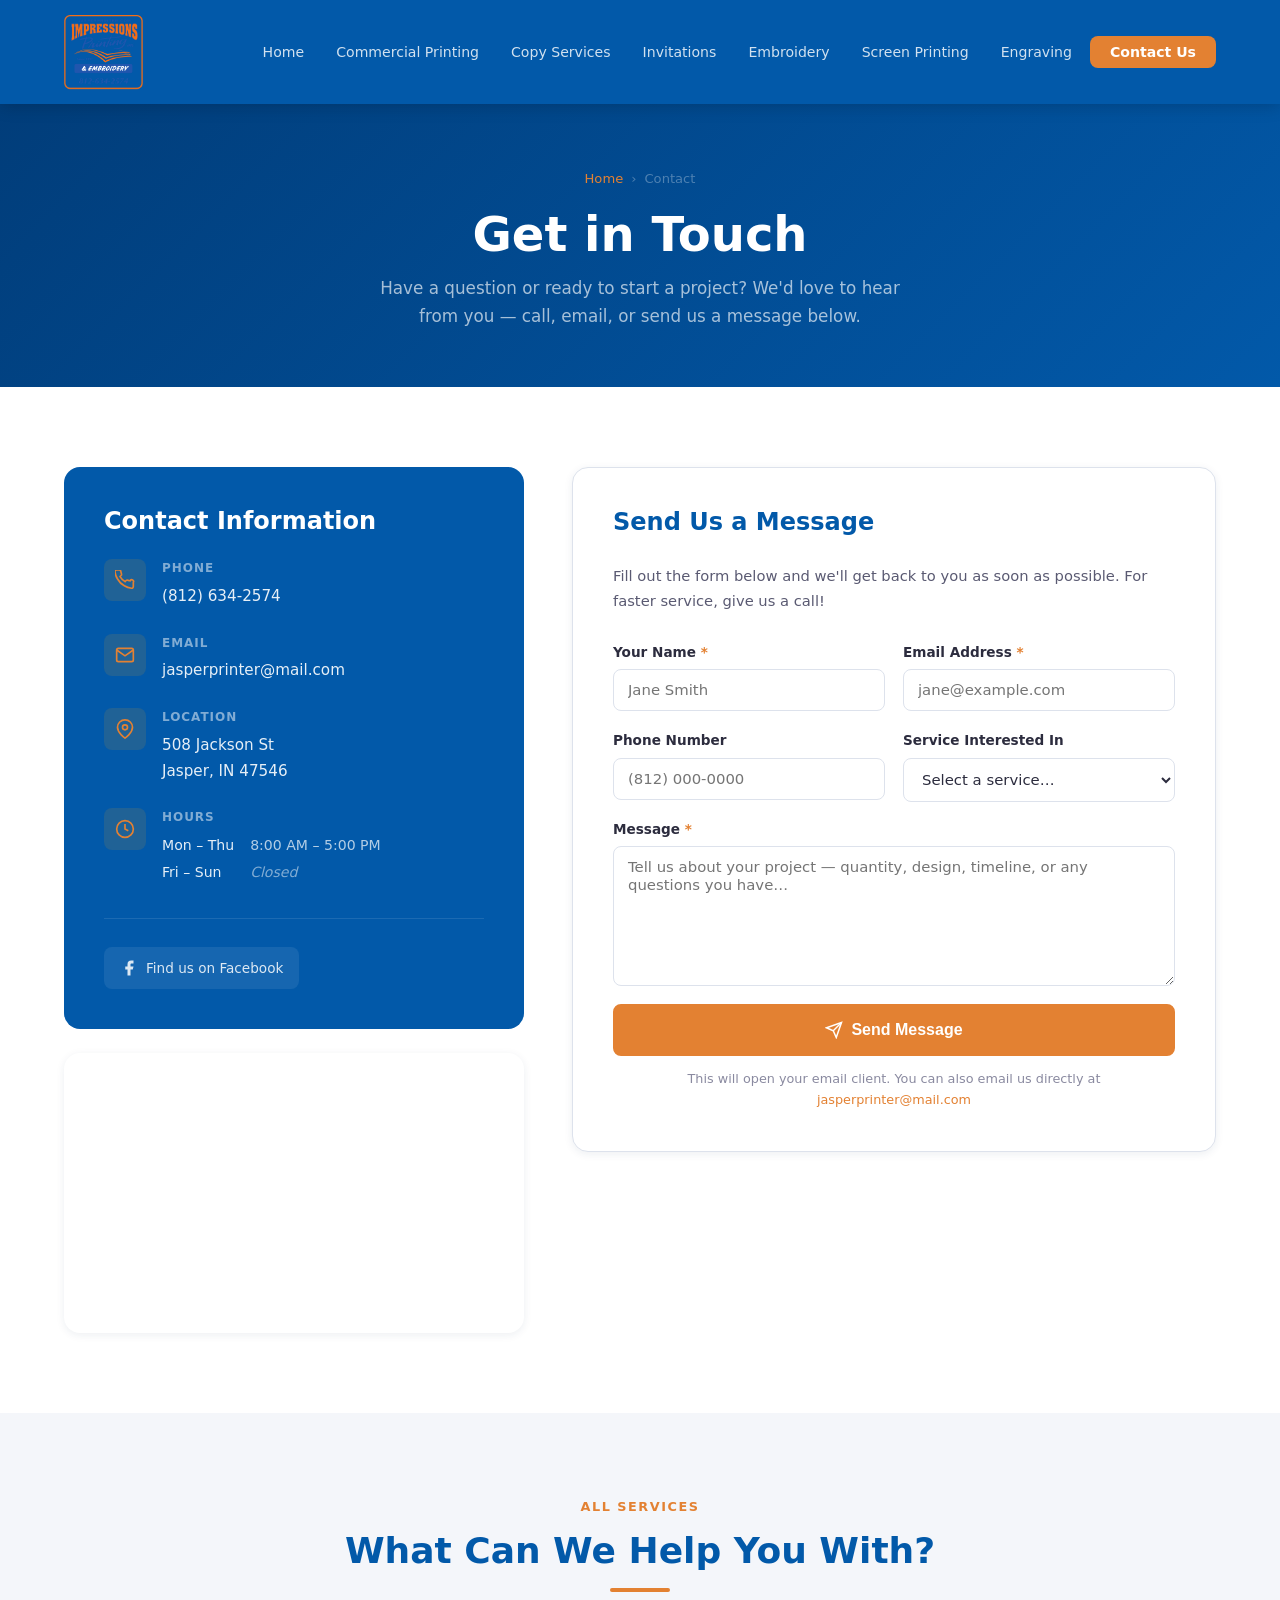
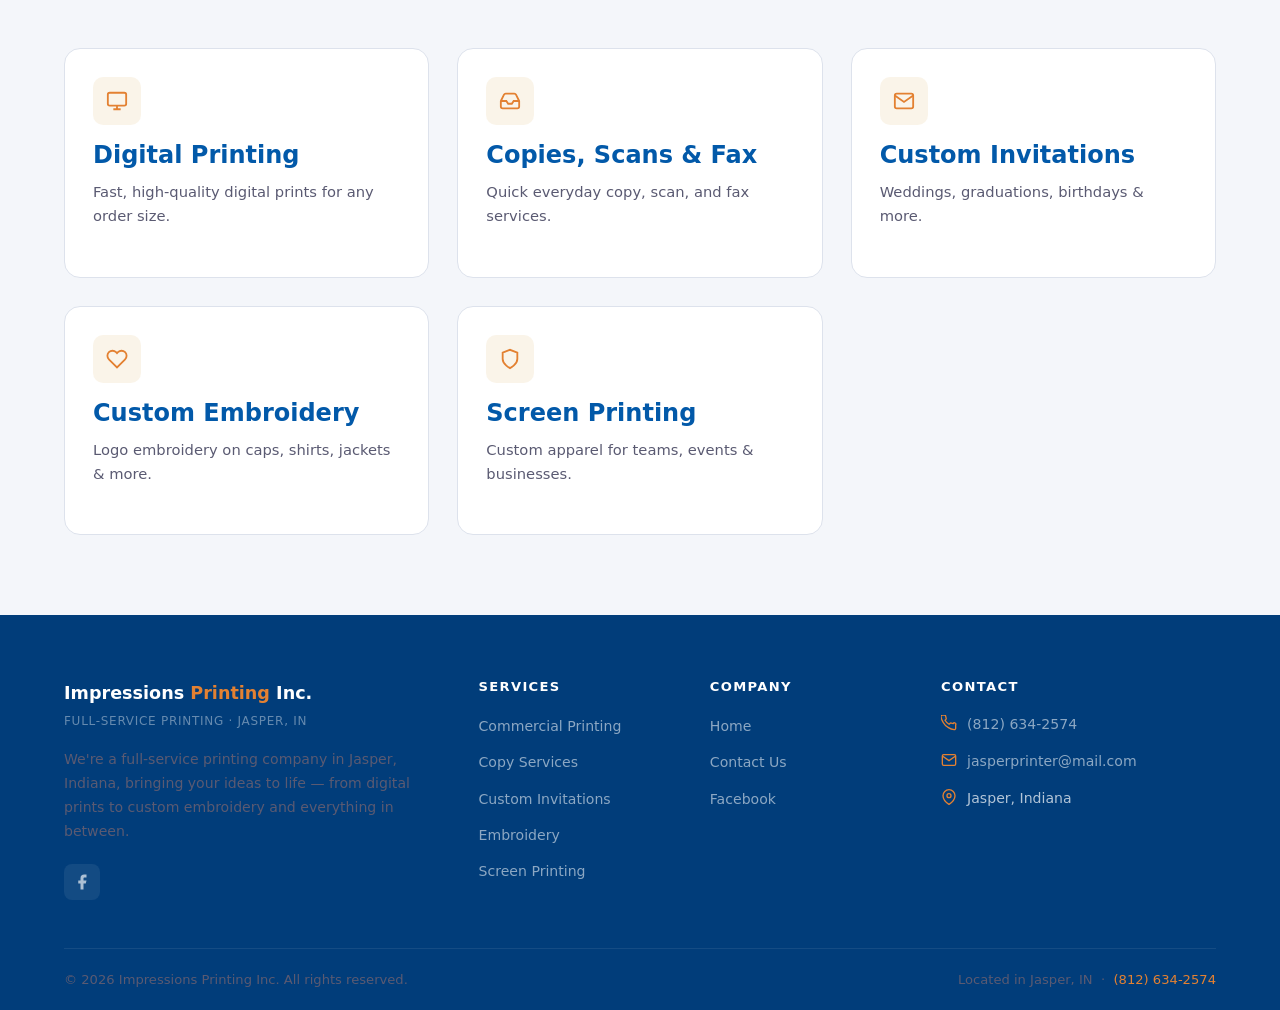
<file: contact.html>
<!DOCTYPE html>
<html lang="en">
<head>
  <meta charset="UTF-8" />
  <meta name="viewport" content="width=device-width, initial-scale=1.0" />
  <title>Contact Us — Impressions Printing Inc.</title>
  <meta name="description" content="Contact Impressions Printing Inc. in Jasper, IN. Call (812) 634-2574, email jasperprinter@mail.com, or send us a message online." />
  <link rel="stylesheet" href="css/style.css" />
  <link rel="stylesheet" href="css/contact.css" />
</head>
<body>

  <!-- ── Navigation ──────────────────────────────────────── -->
  <nav class="nav" role="navigation" aria-label="Main navigation">
    <div class="container nav__inner">
      <a href="index.html" class="nav__brand">
        <img src="images/Impressions%20%26%20embroidery%20logoo%202021.png" alt="Impressions Printing Inc. — Home" class="nav__logo" />
      </a>
      <ul class="nav__links" role="list">
        <li><a href="index.html">Home</a></li>
        <li><a href="digital-printing.html">Commercial Printing</a></li>
        <li><a href="copies-scans-fax.html">Copy Services</a></li>
        <li><a href="invitations.html">Invitations</a></li>
        <li><a href="embroidery.html">Embroidery</a></li>
        <li><a href="screen-printing.html">Screen Printing</a></li>
        <li><a href="engraving.html">Engraving</a></li>
        <li><a href="contact.html" class="nav__cta active">Contact Us</a></li>
      </ul>
      <button class="nav__hamburger" id="hamburger" aria-label="Open menu" aria-expanded="false">
        <span></span><span></span><span></span>
      </button>
    </div>
  </nav>
  <div class="nav__mobile" id="mobileNav">
    <a href="index.html">Home</a>
    <a href="digital-printing.html">Commercial Printing</a>
    <a href="copies-scans-fax.html">Copy Services</a>
    <a href="invitations.html">Invitations</a>
    <a href="embroidery.html">Embroidery</a>
    <a href="screen-printing.html">Screen Printing</a>
    <a href="engraving.html">Engraving</a>
    <a href="contact.html" class="active">Contact Us</a>
  </div>

  <!-- ── Page Hero ───────────────────────────────────────── -->
  <section class="page-hero">
    <div class="container">
      <nav class="breadcrumb" aria-label="Breadcrumb">
        <a href="index.html">Home</a>
        <span>›</span>
        <span>Contact</span>
      </nav>
      <h1>Get in Touch</h1>
      <p class="page-hero__sub">Have a question or ready to start a project? We'd love to hear from you — call, email, or send us a message below.</p>
    </div>
  </section>

  <!-- ── Contact Layout ──────────────────────────────────── -->
  <section class="section">
    <div class="container">
      <div class="contact-layout">

        <!-- Contact Info -->
        <div class="fade-in">
          <div class="contact-info-card">
            <h3>Contact Information</h3>

            <div class="contact-info-item">
              <div class="contact-info-item__icon">
                <svg width="20" height="20" fill="none" stroke="currentColor" stroke-width="2" viewBox="0 0 24 24"><path d="M22 16.92v3a2 2 0 01-2.18 2 19.79 19.79 0 01-8.63-3.07A19.5 19.5 0 013.07 10.8 19.79 19.79 0 01-.01 2.18 2 2 0 012 0h3a2 2 0 012 1.72c.127.96.361 1.903.7 2.81a2 2 0 01-.45 2.11L6.09 7.91a16 16 0 006 6l1.27-1.27a2 2 0 012.11-.45c.907.339 1.85.573 2.81.7A2 2 0 0122 14.92v2z"/></svg>
              </div>
              <div class="contact-info-item__content">
                <label>Phone</label>
                <a href="tel:8126342574">(812) 634-2574</a>
              </div>
            </div>

            <div class="contact-info-item">
              <div class="contact-info-item__icon">
                <svg width="20" height="20" fill="none" stroke="currentColor" stroke-width="2" viewBox="0 0 24 24"><path d="M4 4h16c1.1 0 2 .9 2 2v12c0 1.1-.9 2-2 2H4c-1.1 0-2-.9-2-2V6c0-1.1.9-2 2-2z"/><polyline points="22,6 12,13 2,6"/></svg>
              </div>
              <div class="contact-info-item__content">
                <label>Email</label>
                <a href="mailto:jasperprinter@mail.com">jasperprinter@mail.com</a>
              </div>
            </div>

            <div class="contact-info-item">
              <div class="contact-info-item__icon">
                <svg width="20" height="20" fill="none" stroke="currentColor" stroke-width="2" viewBox="0 0 24 24"><path d="M21 10c0 7-9 13-9 13s-9-6-9-13a9 9 0 0118 0z"/><circle cx="12" cy="10" r="3"/></svg>
              </div>
              <div class="contact-info-item__content">
                <label>Location</label>
                <a href="https://maps.google.com/?q=508+Jackson+St,+Jasper,+IN+47546" target="_blank" rel="noopener" style="color:rgba(255,255,255,0.9); line-height:1.5;">
                  508 Jackson St<br>Jasper, IN 47546
                </a>
              </div>
            </div>

            <div class="contact-info-item">
              <div class="contact-info-item__icon">
                <svg width="20" height="20" fill="none" stroke="currentColor" stroke-width="2" viewBox="0 0 24 24"><circle cx="12" cy="12" r="10"/><polyline points="12 6 12 12 16 14"/></svg>
              </div>
              <div class="contact-info-item__content">
                <label>Hours</label>
                <table style="font-size:0.88rem; border-collapse:collapse; line-height:1.9;">
                  <tr><td style="color:rgba(255,255,255,0.9); padding-right:16px;">Mon – Thu</td><td style="color:rgba(255,255,255,0.7);">8:00 AM – 5:00 PM</td></tr>
                  <tr><td style="color:rgba(255,255,255,0.9);">Fri – Sun</td><td style="color:rgba(255,255,255,0.5); font-style:italic;">Closed</td></tr>
                </table>
              </div>
            </div>

            <div class="social-row">
              <a href="https://www.facebook.com/jasperprinter" target="_blank" rel="noopener" class="social-btn">
                <svg width="18" height="18" fill="currentColor" viewBox="0 0 24 24"><path d="M18 2h-3a5 5 0 00-5 5v3H7v4h3v8h4v-8h3l1-4h-4V7a1 1 0 011-1h3z"/></svg>
                Find us on Facebook
              </a>
            </div>
          </div>

          <!-- Google Maps Embed (no API key required) -->
          <div style="margin-top: 24px; border-radius: var(--radius-lg); overflow: hidden; box-shadow: var(--shadow-sm);">
            <iframe
              src="https://www.google.com/maps?q=508+Jackson+St,+Jasper,+IN+47546&output=embed"
              width="100%"
              height="280"
              style="border:0; display:block;"
              allowfullscreen=""
              loading="lazy"
              referrerpolicy="no-referrer-when-downgrade"
              title="Impressions Printing Inc. — 508 Jackson St, Jasper, IN">
            </iframe>
          </div>
        </div>

        <!-- Contact Form -->
        <div class="contact-form-card fade-in">
          <h3>Send Us a Message</h3>
          <p style="margin-bottom: 28px; font-size: 0.92rem;">Fill out the form below and we'll get back to you as soon as possible. For faster service, give us a call!</p>

          <form id="contactForm" novalidate>
            <div class="form-row">
              <div class="form-group">
                <label for="name">Your Name <span style="color: var(--accent)">*</span></label>
                <input type="text" id="name" name="name" placeholder="Jane Smith" required autocomplete="name" />
              </div>
              <div class="form-group">
                <label for="email">Email Address <span style="color: var(--accent)">*</span></label>
                <input type="email" id="email" name="email" placeholder="jane@example.com" required autocomplete="email" />
              </div>
            </div>

            <div class="form-row">
              <div class="form-group">
                <label for="phone">Phone Number</label>
                <input type="tel" id="phone" name="phone" placeholder="(812) 000-0000" autocomplete="tel" />
              </div>
              <div class="form-group">
                <label for="service">Service Interested In</label>
                <select id="service" name="service">
                  <option value="" disabled selected>Select a service…</option>
                  <option value="Digital Printing">Digital Printing</option>
                  <option value="Copies / Scans / Fax">Copies, Scans &amp; Fax</option>
                  <option value="Custom Invitations">Custom Invitations</option>
                  <option value="Embroidery">Embroidery</option>
                  <option value="Screen Printing">Screen Printing</option>
                  <option value="Other">Other / General Inquiry</option>
                </select>
              </div>
            </div>

            <div class="form-group">
              <label for="message">Message <span style="color: var(--accent)">*</span></label>
              <textarea id="message" name="message" placeholder="Tell us about your project — quantity, design, timeline, or any questions you have…" required></textarea>
            </div>

            <div class="form-submit">
              <button type="submit" class="btn btn-primary" style="width: 100%; justify-content: center; padding: 15px 32px; font-size: 1rem;">
                <svg width="18" height="18" fill="none" stroke="currentColor" stroke-width="2" viewBox="0 0 24 24"><line x1="22" y1="2" x2="11" y2="13"/><polygon points="22 2 15 22 11 13 2 9 22 2"/></svg>
                Send Message
              </button>
            </div>

            <p style="font-size: 0.8rem; color: var(--text-light); margin-top: 12px; text-align: center;">
              This will open your email client. You can also email us directly at <a href="mailto:jasperprinter@mail.com" style="color: var(--accent)">jasperprinter@mail.com</a>
            </p>
          </form>
        </div>

      </div>
    </div>
  </section>

  <!-- ── Services Reminder ───────────────────────────────── -->
  <section class="section section--light">
    <div class="container">
      <div class="section-header fade-in">
        <span class="eyebrow">All Services</span>
        <h2>What Can We Help You With?</h2>
        <div class="divider"></div>
      </div>
      <div class="services-grid">
        <a href="digital-printing.html" class="service-card fade-in" style="text-decoration:none;">
          <div class="service-card__body">
            <div class="service-card__icon"><svg width="22" height="22" fill="none" stroke="currentColor" stroke-width="2" viewBox="0 0 24 24"><rect x="2" y="3" width="20" height="14" rx="2"/><path d="M8 21h8M12 17v4"/></svg></div>
            <h3>Digital Printing</h3>
            <p>Fast, high-quality digital prints for any order size.</p>
          </div>
        </a>
        <a href="copies-scans-fax.html" class="service-card fade-in" style="text-decoration:none;">
          <div class="service-card__body">
            <div class="service-card__icon"><svg width="22" height="22" fill="none" stroke="currentColor" stroke-width="2" viewBox="0 0 24 24"><polyline points="22 12 16 12 14 15 10 15 8 12 2 12"/><path d="M5.45 5.11L2 12v6a2 2 0 002 2h16a2 2 0 002-2v-6l-3.45-6.89A2 2 0 0016.76 4H7.24a2 2 0 00-1.79 1.11z"/></svg></div>
            <h3>Copies, Scans &amp; Fax</h3>
            <p>Quick everyday copy, scan, and fax services.</p>
          </div>
        </a>
        <a href="invitations.html" class="service-card fade-in" style="text-decoration:none;">
          <div class="service-card__body">
            <div class="service-card__icon"><svg width="22" height="22" fill="none" stroke="currentColor" stroke-width="2" viewBox="0 0 24 24"><path d="M4 4h16c1.1 0 2 .9 2 2v12c0 1.1-.9 2-2 2H4c-1.1 0-2-.9-2-2V6c0-1.1.9-2 2-2z"/><polyline points="22,6 12,13 2,6"/></svg></div>
            <h3>Custom Invitations</h3>
            <p>Weddings, graduations, birthdays &amp; more.</p>
          </div>
        </a>
        <a href="embroidery.html" class="service-card fade-in" style="text-decoration:none;">
          <div class="service-card__body">
            <div class="service-card__icon"><svg width="22" height="22" fill="none" stroke="currentColor" stroke-width="2" viewBox="0 0 24 24"><path d="M20.84 4.61a5.5 5.5 0 00-7.78 0L12 5.67l-1.06-1.06a5.5 5.5 0 00-7.78 7.78l1.06 1.06L12 21.23l7.78-7.78 1.06-1.06a5.5 5.5 0 000-7.78z"/></svg></div>
            <h3>Custom Embroidery</h3>
            <p>Logo embroidery on caps, shirts, jackets &amp; more.</p>
          </div>
        </a>
        <a href="screen-printing.html" class="service-card fade-in" style="text-decoration:none;">
          <div class="service-card__body">
            <div class="service-card__icon"><svg width="22" height="22" fill="none" stroke="currentColor" stroke-width="2" viewBox="0 0 24 24"><path d="M12 22s8-4 8-10V5l-8-3-8 3v7c0 6 8 10 8 10z"/></svg></div>
            <h3>Screen Printing</h3>
            <p>Custom apparel for teams, events &amp; businesses.</p>
          </div>
        </a>
      </div>
    </div>
  </section>

  <!-- ── Footer ──────────────────────────────────────────── -->
  <footer class="footer">
    <div class="container">
      <div class="footer__grid">
        <div>
          <div class="footer__brand-name">Impressions <span>Printing</span> Inc.</div>
          <div class="footer__brand-tagline">Full-Service Printing · Jasper, IN</div>
          <p class="footer__about">We're a full-service printing company in Jasper, Indiana, bringing your ideas to life — from digital prints to custom embroidery and everything in between.</p>
          <div class="footer__social">
            <a href="https://www.facebook.com/jasperprinter" target="_blank" rel="noopener" aria-label="Find us on Facebook">
              <svg width="18" height="18" fill="currentColor" viewBox="0 0 24 24"><path d="M18 2h-3a5 5 0 00-5 5v3H7v4h3v8h4v-8h3l1-4h-4V7a1 1 0 011-1h3z"/></svg>
            </a>
          </div>
        </div>
        <div class="footer__col">
          <h5>Services</h5>
          <ul class="footer__links">
            <li><a href="digital-printing.html">Commercial Printing</a></li>
            <li><a href="copies-scans-fax.html">Copy Services</a></li>
            <li><a href="invitations.html">Custom Invitations</a></li>
            <li><a href="embroidery.html">Embroidery</a></li>
            <li><a href="screen-printing.html">Screen Printing</a></li>
          </ul>
        </div>
        <div class="footer__col">
          <h5>Company</h5>
          <ul class="footer__links">
            <li><a href="index.html">Home</a></li>
            <li><a href="contact.html">Contact Us</a></li>
            <li><a href="https://www.facebook.com/jasperprinter" target="_blank" rel="noopener">Facebook</a></li>
          </ul>
        </div>
        <div class="footer__col">
          <h5>Contact</h5>
          <div class="footer__contact-item">
            <svg width="16" height="16" fill="none" stroke="currentColor" stroke-width="2" viewBox="0 0 24 24"><path d="M22 16.92v3a2 2 0 01-2.18 2 19.79 19.79 0 01-8.63-3.07A19.5 19.5 0 013.07 10.8 19.79 19.79 0 01-.01 2.18 2 2 0 012 0h3a2 2 0 012 1.72c.127.96.361 1.903.7 2.81a2 2 0 01-.45 2.11L6.09 7.91a16 16 0 006 6l1.27-1.27a2 2 0 012.11-.45c.907.339 1.85.573 2.81.7A2 2 0 0122 14.92v2z"/></svg>
            <a href="tel:8126342574">(812) 634-2574</a>
          </div>
          <div class="footer__contact-item">
            <svg width="16" height="16" fill="none" stroke="currentColor" stroke-width="2" viewBox="0 0 24 24"><path d="M4 4h16c1.1 0 2 .9 2 2v12c0 1.1-.9 2-2 2H4c-1.1 0-2-.9-2-2V6c0-1.1.9-2 2-2z"/><polyline points="22,6 12,13 2,6"/></svg>
            <a href="mailto:jasperprinter@mail.com">jasperprinter@mail.com</a>
          </div>
          <div class="footer__contact-item">
            <svg width="16" height="16" fill="none" stroke="currentColor" stroke-width="2" viewBox="0 0 24 24"><path d="M21 10c0 7-9 13-9 13s-9-6-9-13a9 9 0 0118 0z"/><circle cx="12" cy="10" r="3"/></svg>
            <span>Jasper, Indiana</span>
          </div>
        </div>
      </div>
      <div class="footer__bottom">
        <p>&copy; 2026 Impressions Printing Inc. All rights reserved.</p>
        <p>Located in Jasper, IN &nbsp;·&nbsp; <a href="tel:8126342574" style="color: var(--accent)">(812) 634-2574</a></p>
      </div>
    </div>
  </footer>

  <script src="js/main.js"></script>
</body>
</html>
</file>
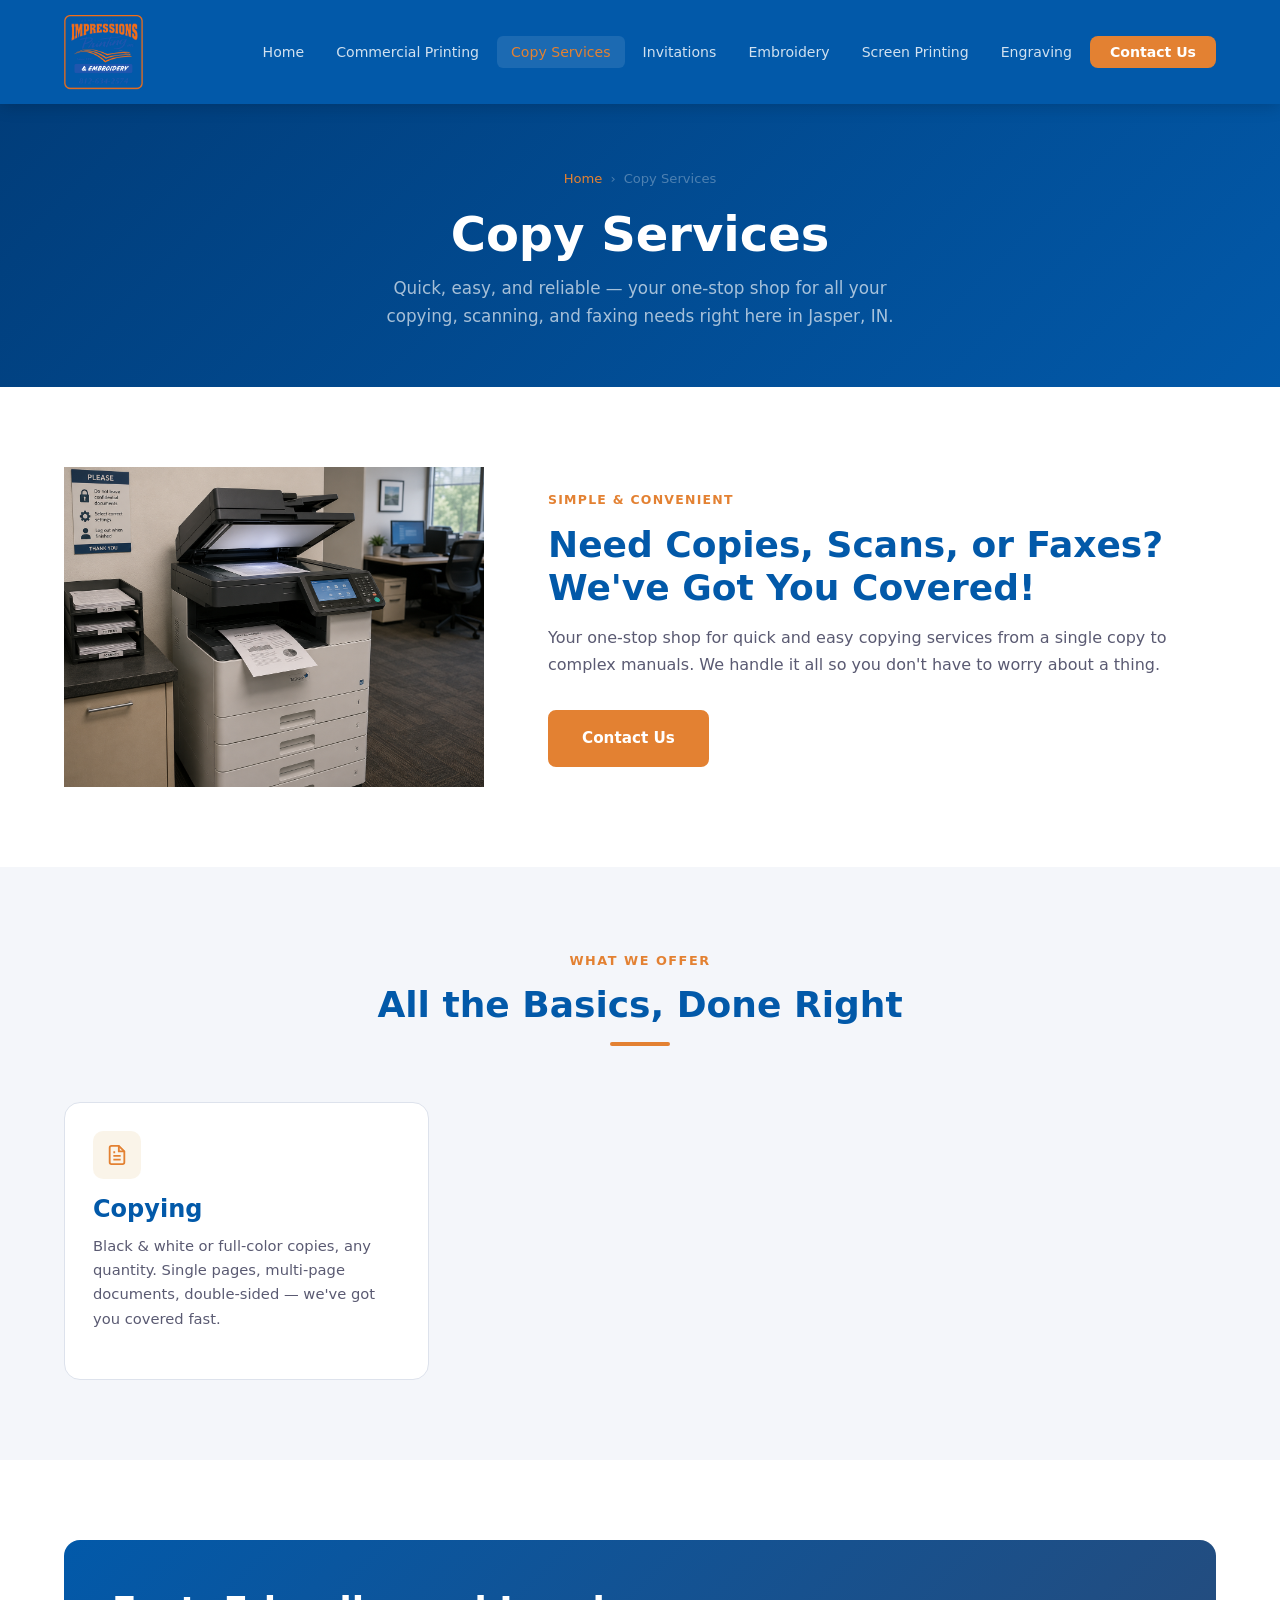
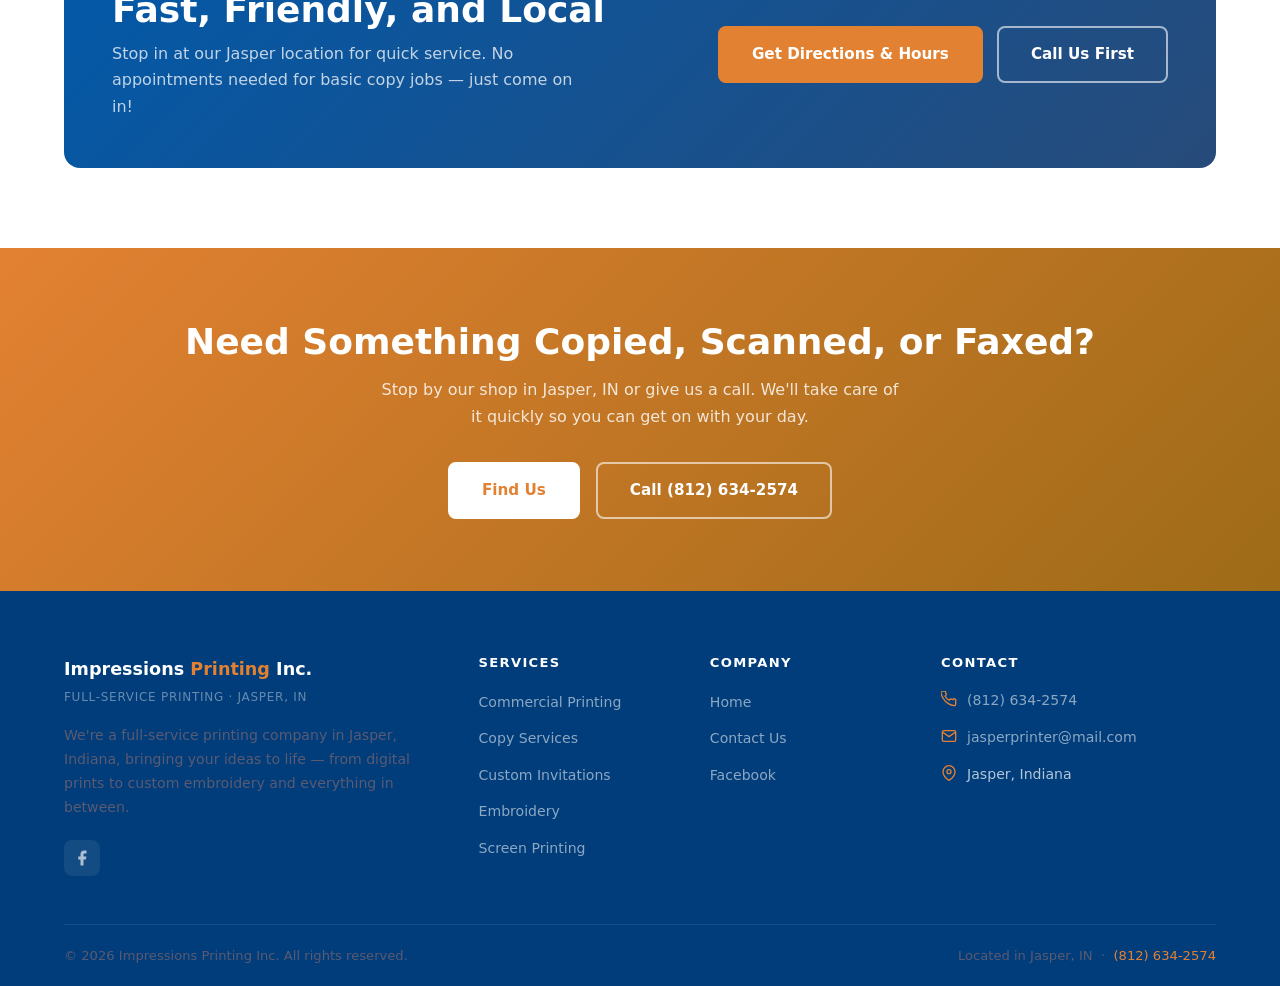
<file: copies-scans-fax.html>
<!DOCTYPE html>
<html lang="en">
<head>
  <meta charset="UTF-8" />
  <meta name="viewport" content="width=device-width, initial-scale=1.0" />
  <title>Copies, Scans &amp; Fax — Impressions Printing Inc.</title>
  <meta name="description" content="Quick and easy copying, scanning, and faxing services in Jasper, IN at Impressions Printing Inc." />
  <link rel="stylesheet" href="css/style.css" />
  <link rel="stylesheet" href="css/copies-scans-fax.css" />
</head>
<body>

  <!-- ── Navigation ──────────────────────────────────────── -->
  <nav class="nav" role="navigation" aria-label="Main navigation">
    <div class="container nav__inner">
      <a href="index.html" class="nav__brand">
        <img src="images/Impressions%20%26%20embroidery%20logoo%202021.png" alt="Impressions Printing Inc. — Home" class="nav__logo" />
      </a>
      <ul class="nav__links" role="list">
        <li><a href="index.html">Home</a></li>
        <li><a href="digital-printing.html">Commercial Printing</a></li>
        <li><a href="copies-scans-fax.html" class="active">Copy Services</a></li>
        <li><a href="invitations.html">Invitations</a></li>
        <li><a href="embroidery.html">Embroidery</a></li>
        <li><a href="screen-printing.html">Screen Printing</a></li>
        <li><a href="engraving.html">Engraving</a></li>
        <li><a href="contact.html" class="nav__cta">Contact Us</a></li>
      </ul>
      <button class="nav__hamburger" id="hamburger" aria-label="Open menu" aria-expanded="false">
        <span></span><span></span><span></span>
      </button>
    </div>
  </nav>
  <div class="nav__mobile" id="mobileNav">
    <a href="index.html">Home</a>
    <a href="digital-printing.html">Commercial Printing</a>
    <a href="copies-scans-fax.html" class="active">Copy Services</a>
    <a href="invitations.html">Invitations</a>
    <a href="embroidery.html">Embroidery</a>
    <a href="screen-printing.html">Screen Printing</a>
    <a href="engraving.html">Engraving</a>
    <a href="contact.html">Contact Us</a>
  </div>

  <!-- ── Page Hero ───────────────────────────────────────── -->
  <section class="page-hero">
    <div class="container">
      <nav class="breadcrumb" aria-label="Breadcrumb">
        <a href="index.html">Home</a>
        <span>›</span>
        <span>Copy Services</span>
      </nav>
      <h1>Copy Services</h1>
      <p class="page-hero__sub">Quick, easy, and reliable — your one-stop shop for all your copying, scanning, and faxing needs right here in Jasper, IN.</p>
    </div>
  </section>

  <!-- ── Intro ───────────────────────────────────────────── -->
  <section class="section">
    <div class="container">
      <div class="feature-row">
        <div class="feature-row__image fade-in">
          <img src="images\CopyMachine.png" alt="Digital printing equipment" class="feature-image" loading="lazy" style="height:100%;" />
        </div>
        <div class="feature-row__content fade-in">
          <span class="eyebrow">Simple &amp; Convenient</span>
          <h2>Need Copies, Scans, or Faxes? We've Got You Covered!</h2>
          <p>Your one-stop shop for quick and easy copying services from a single copy to complex manuals. We handle it all so you don't have to worry about a thing.</p>
          <a href="contact.html" class="btn btn-primary" style="margin-top:8px;">Contact Us</a>
        </div>
      </div>
    </div>
  </section>

  <!-- ── Services ────────────────────────────────────────── -->
  <section class="section section--light">
    <div class="container">
      <div class="section-header fade-in">
        <span class="eyebrow">What We Offer</span>
        <h2>All the Basics, Done Right</h2>
        <div class="divider"></div>
      </div>

      <div class="services-grid">
        <div class="service-card fade-in">
          <div class="service-card__body">
            <div class="service-card__icon">
              <svg width="22" height="22" fill="none" stroke="currentColor" stroke-width="2" viewBox="0 0 24 24"><path d="M14 2H6a2 2 0 00-2 2v16a2 2 0 002 2h12a2 2 0 002-2V8z"/><polyline points="14 2 14 8 20 8"/><line x1="16" y1="13" x2="8" y2="13"/><line x1="16" y1="17" x2="8" y2="17"/><polyline points="10 9 9 9 8 9"/></svg>
            </div>
            <h3>Copying</h3>
            <p>Black &amp; white or full-color copies, any quantity. Single pages, multi-page documents, double-sided — we've got you covered fast.</p>
          </div>
        </div>

      </div>
    </div>
  </section>

  <!-- ── Why Choose Us ───────────────────────────────────── -->
  <section class="section">
    <div class="container">
      <div class="highlight-box fade-in">
        <div>
          <h2>Fast, Friendly, and Local</h2>
          <p>Stop in at our Jasper location for quick service. No appointments needed for basic copy jobs — just come on in!</p>
        </div>
        <div class="highlight-box__actions">
          <a href="contact.html" class="btn btn-primary">Get Directions &amp; Hours</a>
          <a href="tel:8126342574" class="btn btn-outline">Call Us First</a>
        </div>
      </div>
    </div>
  </section>

  <!-- ── CTA Banner ──────────────────────────────────────── -->
  <section class="cta-banner">
    <div class="container">
      <h2>Need Something Copied, Scanned, or Faxed?</h2>
      <p>Stop by our shop in Jasper, IN or give us a call. We'll take care of it quickly so you can get on with your day.</p>
      <div class="cta-banner__actions">
        <a href="contact.html" class="btn btn-primary">Find Us</a>
        <a href="tel:8126342574" class="btn btn-outline">Call (812) 634-2574</a>
      </div>
    </div>
  </section>

  <!-- ── Footer ──────────────────────────────────────────── -->
  <footer class="footer">
    <div class="container">
      <div class="footer__grid">
        <div>
          <div class="footer__brand-name">Impressions <span>Printing</span> Inc.</div>
          <div class="footer__brand-tagline">Full-Service Printing · Jasper, IN</div>
          <p class="footer__about">We're a full-service printing company in Jasper, Indiana, bringing your ideas to life — from digital prints to custom embroidery and everything in between.</p>
          <div class="footer__social">
            <a href="https://www.facebook.com/jasperprinter" target="_blank" rel="noopener" aria-label="Find us on Facebook">
              <svg width="18" height="18" fill="currentColor" viewBox="0 0 24 24"><path d="M18 2h-3a5 5 0 00-5 5v3H7v4h3v8h4v-8h3l1-4h-4V7a1 1 0 011-1h3z"/></svg>
            </a>
          </div>
        </div>
        <div class="footer__col">
          <h5>Services</h5>
          <ul class="footer__links">
            <li><a href="digital-printing.html">Commercial Printing</a></li>
            <li><a href="copies-scans-fax.html">Copy Services</a></li>
            <li><a href="invitations.html">Custom Invitations</a></li>
            <li><a href="embroidery.html">Embroidery</a></li>
            <li><a href="screen-printing.html">Screen Printing</a></li>
          </ul>
        </div>
        <div class="footer__col">
          <h5>Company</h5>
          <ul class="footer__links">
            <li><a href="index.html">Home</a></li>
            <li><a href="contact.html">Contact Us</a></li>
            <li><a href="https://www.facebook.com/jasperprinter" target="_blank" rel="noopener">Facebook</a></li>
          </ul>
        </div>
        <div class="footer__col">
          <h5>Contact</h5>
          <div class="footer__contact-item">
            <svg width="16" height="16" fill="none" stroke="currentColor" stroke-width="2" viewBox="0 0 24 24"><path d="M22 16.92v3a2 2 0 01-2.18 2 19.79 19.79 0 01-8.63-3.07A19.5 19.5 0 013.07 10.8 19.79 19.79 0 01-.01 2.18 2 2 0 012 0h3a2 2 0 012 1.72c.127.96.361 1.903.7 2.81a2 2 0 01-.45 2.11L6.09 7.91a16 16 0 006 6l1.27-1.27a2 2 0 012.11-.45c.907.339 1.85.573 2.81.7A2 2 0 0122 14.92v2z"/></svg>
            <a href="tel:8126342574">(812) 634-2574</a>
          </div>
          <div class="footer__contact-item">
            <svg width="16" height="16" fill="none" stroke="currentColor" stroke-width="2" viewBox="0 0 24 24"><path d="M4 4h16c1.1 0 2 .9 2 2v12c0 1.1-.9 2-2 2H4c-1.1 0-2-.9-2-2V6c0-1.1.9-2 2-2z"/><polyline points="22,6 12,13 2,6"/></svg>
            <a href="mailto:jasperprinter@mail.com">jasperprinter@mail.com</a>
          </div>
          <div class="footer__contact-item">
            <svg width="16" height="16" fill="none" stroke="currentColor" stroke-width="2" viewBox="0 0 24 24"><path d="M21 10c0 7-9 13-9 13s-9-6-9-13a9 9 0 0118 0z"/><circle cx="12" cy="10" r="3"/></svg>
            <span>Jasper, Indiana</span>
          </div>
        </div>
      </div>
      <div class="footer__bottom">
        <p>&copy; 2026 Impressions Printing Inc. All rights reserved.</p>
        <p>Located in Jasper, IN &nbsp;·&nbsp; <a href="tel:8126342574" style="color: var(--accent)">(812) 634-2574</a></p>
      </div>
    </div>
  </footer>

  <script src="js/main.js"></script>
</body>
</html>
</file>
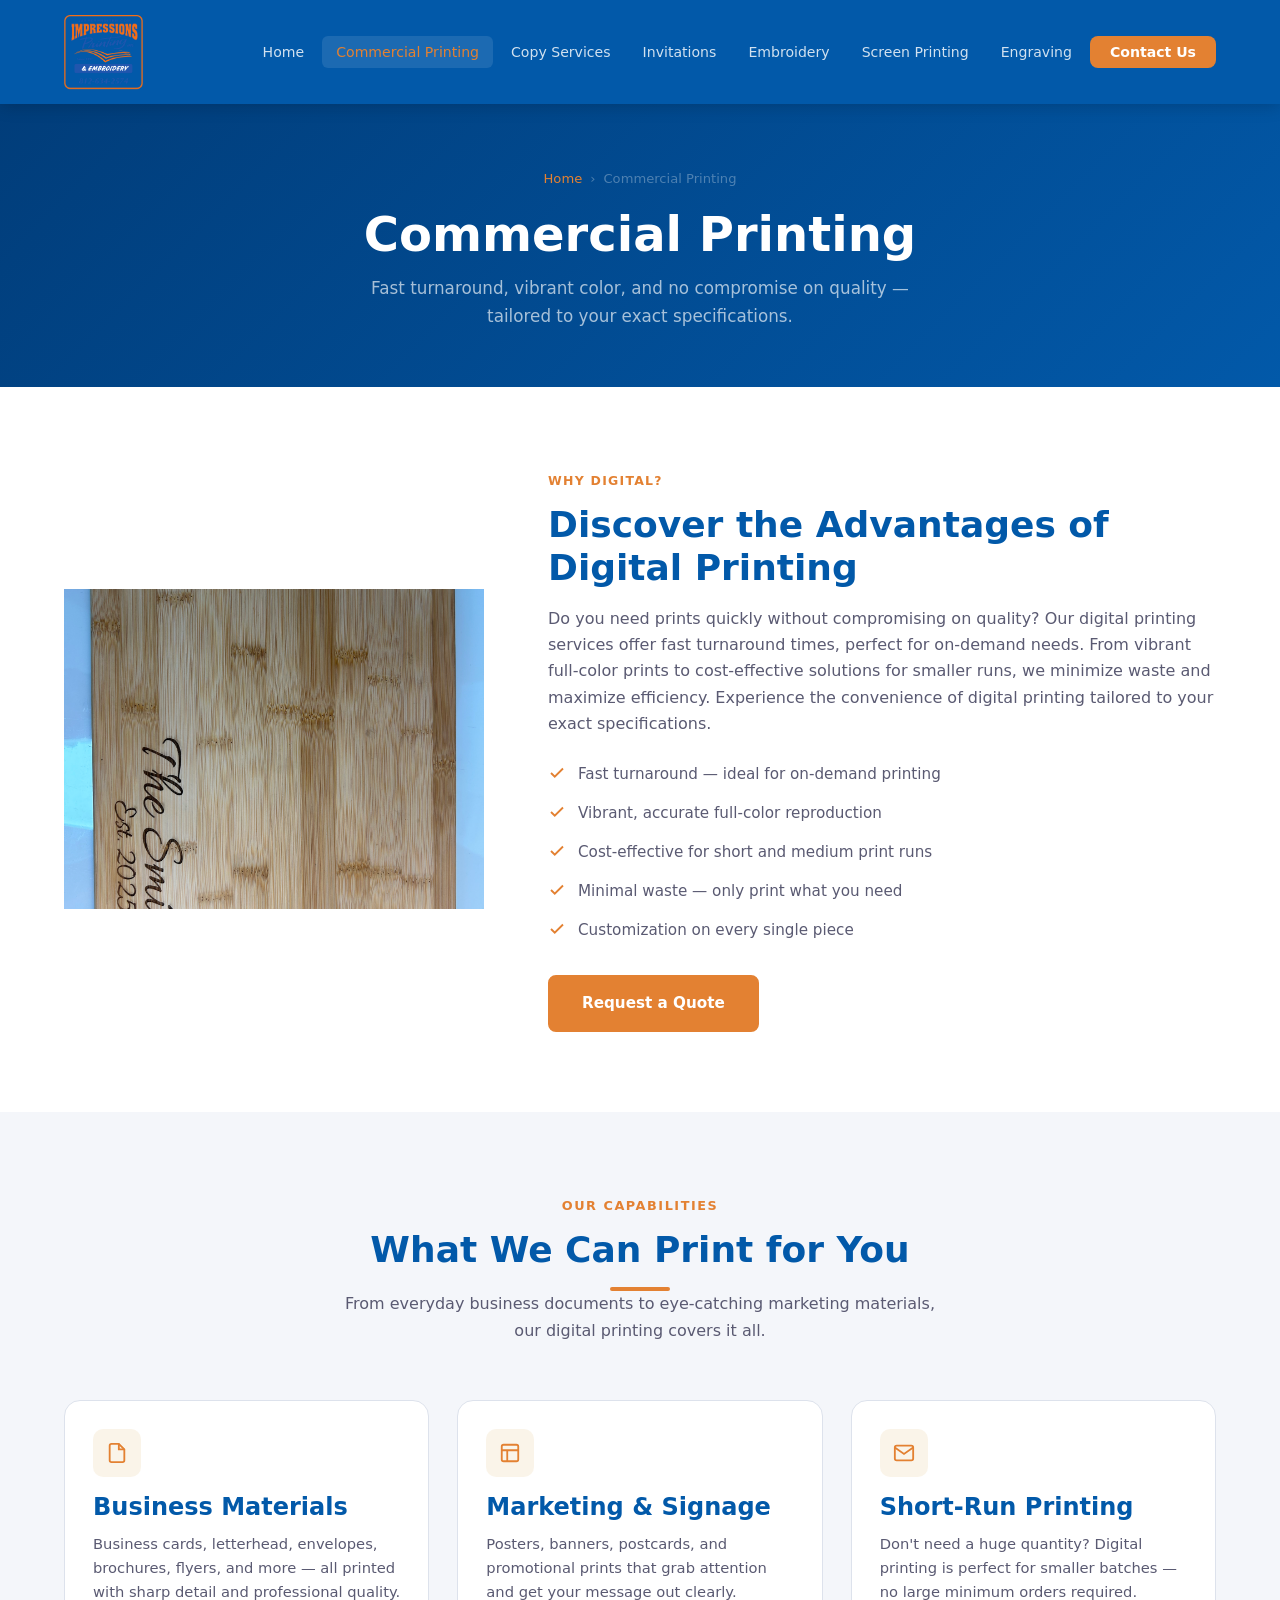
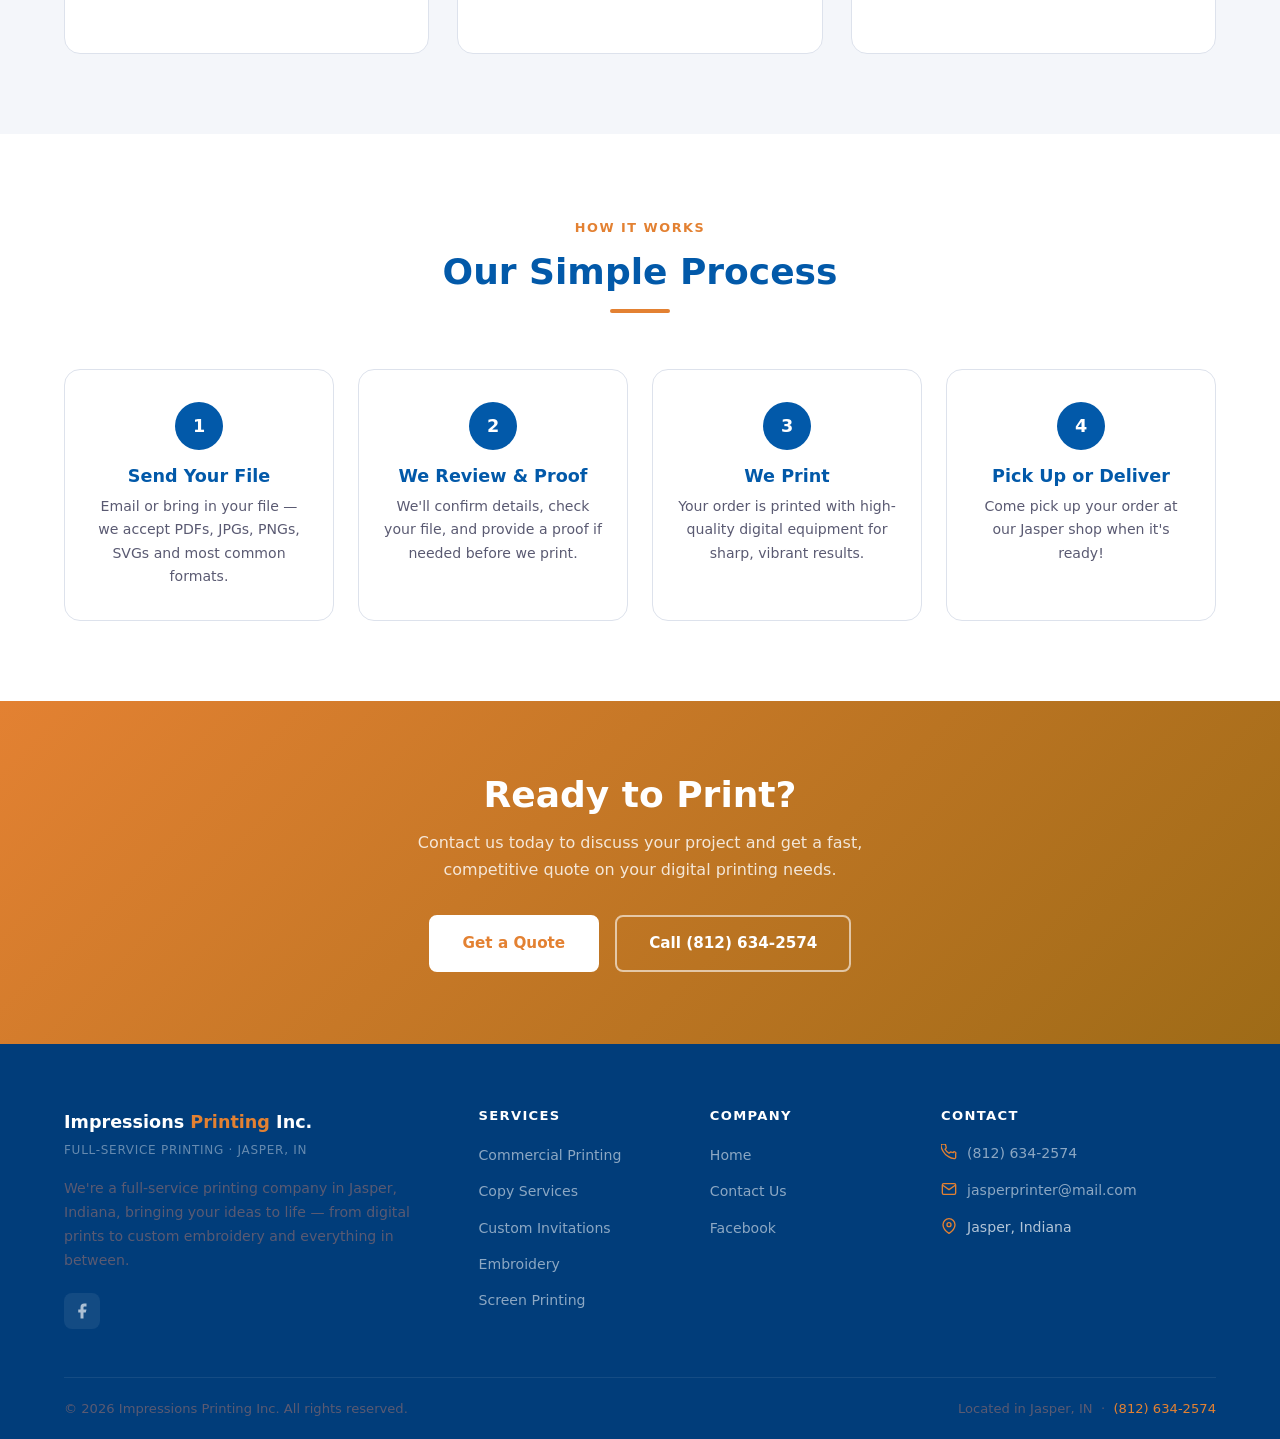
<file: digital-printing.html>
<!DOCTYPE html>
<html lang="en">
<head>
  <meta charset="UTF-8" />
  <meta name="viewport" content="width=device-width, initial-scale=1.0" />
  <title>Digital Printing — Impressions Printing Inc.</title>
  <meta name="description" content="Fast, high-quality digital printing services in Jasper, IN. Vibrant full-color prints with quick turnaround times for any order size." />
  <link rel="stylesheet" href="css/style.css" />
  <link rel="stylesheet" href="css/digital-printing.css" />
</head>
<body>

  <!-- ── Navigation ──────────────────────────────────────── -->
  <nav class="nav" role="navigation" aria-label="Main navigation">
    <div class="container nav__inner">
      <a href="index.html" class="nav__brand">
        <img src="images/Impressions%20%26%20embroidery%20logoo%202021.png" alt="Impressions Printing Inc. — Home" class="nav__logo" />
      </a>
      <ul class="nav__links" role="list">
        <li><a href="index.html">Home</a></li>
        <li><a href="digital-printing.html" class="active">Commercial Printing</a></li>
        <li><a href="copies-scans-fax.html">Copy Services</a></li>
        <li><a href="invitations.html">Invitations</a></li>
        <li><a href="embroidery.html">Embroidery</a></li>
        <li><a href="screen-printing.html">Screen Printing</a></li>
        <li><a href="engraving.html">Engraving</a></li>
        <li><a href="contact.html" class="nav__cta">Contact Us</a></li>
      </ul>
      <button class="nav__hamburger" id="hamburger" aria-label="Open menu" aria-expanded="false">
        <span></span><span></span><span></span>
      </button>
    </div>
  </nav>
  <div class="nav__mobile" id="mobileNav">
    <a href="index.html">Home</a>
    <a href="digital-printing.html" class="active">Commercial Printing</a>
    <a href="copies-scans-fax.html">Copy Services</a>
    <a href="invitations.html">Invitations</a>
    <a href="embroidery.html">Embroidery</a>
    <a href="screen-printing.html">Screen Printing</a>
    <a href="engraving.html">Engraving</a>
    <a href="contact.html">Contact Us</a>
  </div>

  <!-- ── Page Hero ───────────────────────────────────────── -->
  <section class="page-hero">
    <div class="container">
      <nav class="breadcrumb" aria-label="Breadcrumb">
        <a href="index.html">Home</a>
        <span>›</span>
        <span>Commercial Printing</span>
      </nav>
      <h1>Commercial Printing</h1>
      <p class="page-hero__sub">Fast turnaround, vibrant color, and no compromise on quality — tailored to your exact specifications.</p>
    </div>
  </section>

  <!-- ── Intro Feature ───────────────────────────────────── -->
  <section class="section">
    <div class="container">
      <div class="feature-row">
        <div class="feature-row__image fade-in">
          <img src="images/Engraved_Cutting_Board.jpg" alt="Digital printing equipment" class="feature-image" loading="lazy" style="height:100%;" />
        </div>
        <div class="feature-row__content fade-in">
          <span class="eyebrow">Why Digital?</span>
          <h2>Discover the Advantages of Digital Printing</h2>
          <p>Do you need prints quickly without compromising on quality? Our digital printing services offer fast turnaround times, perfect for on-demand needs. From vibrant full-color prints to cost-effective solutions for smaller runs, we minimize waste and maximize efficiency. Experience the convenience of digital printing tailored to your exact specifications.</p>
          <ul class="icon-list">
            <li>
              <svg width="18" height="18" fill="none" stroke="currentColor" stroke-width="2.5" viewBox="0 0 24 24"><polyline points="20 6 9 17 4 12"/></svg>
              Fast turnaround — ideal for on-demand printing
            </li>
            <li>
              <svg width="18" height="18" fill="none" stroke="currentColor" stroke-width="2.5" viewBox="0 0 24 24"><polyline points="20 6 9 17 4 12"/></svg>
              Vibrant, accurate full-color reproduction
            </li>
            <li>
              <svg width="18" height="18" fill="none" stroke="currentColor" stroke-width="2.5" viewBox="0 0 24 24"><polyline points="20 6 9 17 4 12"/></svg>
              Cost-effective for short and medium print runs
            </li>
            <li>
              <svg width="18" height="18" fill="none" stroke="currentColor" stroke-width="2.5" viewBox="0 0 24 24"><polyline points="20 6 9 17 4 12"/></svg>
              Minimal waste — only print what you need
            </li>
            <li>
              <svg width="18" height="18" fill="none" stroke="currentColor" stroke-width="2.5" viewBox="0 0 24 24"><polyline points="20 6 9 17 4 12"/></svg>
              Customization on every single piece
            </li>
          </ul>
          <a href="contact.html" class="btn btn-primary" style="margin-top:8px;">Request a Quote</a>
        </div>
      </div>
    </div>
  </section>

  <!-- ── What We Print ───────────────────────────────────── -->
  <section class="section section--light">
    <div class="container">
      <div class="section-header fade-in">
        <span class="eyebrow">Our Capabilities</span>
        <h2>What We Can Print for You</h2>
        <div class="divider"></div>
        <p>From everyday business documents to eye-catching marketing materials, our digital printing covers it all.</p>
      </div>

      <div class="services-grid">
        <div class="service-card fade-in">
          <div class="service-card__body">
            <div class="service-card__icon">
              <svg width="22" height="22" fill="none" stroke="currentColor" stroke-width="2" viewBox="0 0 24 24"><path d="M14 2H6a2 2 0 00-2 2v16a2 2 0 002 2h12a2 2 0 002-2V8z"/><polyline points="14 2 14 8 20 8"/></svg>
            </div>
            <h3>Business Materials</h3>
            <p>Business cards, letterhead, envelopes, brochures, flyers, and more — all printed with sharp detail and professional quality.</p>
          </div>
        </div>

        <div class="service-card fade-in">
          <div class="service-card__body">
            <div class="service-card__icon">
              <svg width="22" height="22" fill="none" stroke="currentColor" stroke-width="2" viewBox="0 0 24 24"><rect x="3" y="3" width="18" height="18" rx="2"/><path d="M3 9h18M9 21V9"/></svg>
            </div>
            <h3>Marketing &amp; Signage</h3>
            <p>Posters, banners, postcards, and promotional prints that grab attention and get your message out clearly.</p>
          </div>
        </div>

        <div class="service-card fade-in">
          <div class="service-card__body">
            <div class="service-card__icon">
              <svg width="22" height="22" fill="none" stroke="currentColor" stroke-width="2" viewBox="0 0 24 24"><path d="M4 4h16c1.1 0 2 .9 2 2v12c0 1.1-.9 2-2 2H4c-1.1 0-2-.9-2-2V6c0-1.1.9-2 2-2z"/><polyline points="22,6 12,13 2,6"/></svg>
            </div>
            <h3>Short-Run Printing</h3>
            <p>Don't need a huge quantity? Digital printing is perfect for smaller batches — no large minimum orders required.</p>
          </div>
        </div>
      </div>
    </div>
  </section>

  <!-- ── Process ─────────────────────────────────────────── -->
  <section class="section">
    <div class="container">
      <div class="section-header fade-in">
        <span class="eyebrow">How It Works</span>
        <h2>Our Simple Process</h2>
        <div class="divider"></div>
      </div>
      <div class="process-steps">
        <div class="process-step fade-in">
          <div class="process-step__number">1</div>
          <h4>Send Your File</h4>
          <p>Email or bring in your file — we accept PDFs, JPGs, PNGs, SVGs and most common formats.</p>
        </div>
        <div class="process-step fade-in">
          <div class="process-step__number">2</div>
          <h4>We Review &amp; Proof</h4>
          <p>We'll confirm details, check your file, and provide a proof if needed before we print.</p>
        </div>
        <div class="process-step fade-in">
          <div class="process-step__number">3</div>
          <h4>We Print</h4>
          <p>Your order is printed with high-quality digital equipment for sharp, vibrant results.</p>
        </div>
        <div class="process-step fade-in">
          <div class="process-step__number">4</div>
          <h4>Pick Up or Deliver</h4>
          <p>Come pick up your order at our Jasper shop when it's ready!</p>
        </div>
      </div>
    </div>
  </section>

  <!-- ── CTA Banner ──────────────────────────────────────── -->
  <section class="cta-banner">
    <div class="container">
      <h2>Ready to Print?</h2>
      <p>Contact us today to discuss your project and get a fast, competitive quote on your digital printing needs.</p>
      <div class="cta-banner__actions">
        <a href="contact.html" class="btn btn-primary">Get a Quote</a>
        <a href="tel:8126342574" class="btn btn-outline">Call (812) 634-2574</a>
      </div>
    </div>
  </section>

  <!-- ── Footer ──────────────────────────────────────────── -->
  <footer class="footer">
    <div class="container">
      <div class="footer__grid">
        <div>
          <div class="footer__brand-name">Impressions <span>Printing</span> Inc.</div>
          <div class="footer__brand-tagline">Full-Service Printing · Jasper, IN</div>
          <p class="footer__about">We're a full-service printing company in Jasper, Indiana, bringing your ideas to life — from digital prints to custom embroidery and everything in between.</p>
          <div class="footer__social">
            <a href="https://www.facebook.com/jasperprinter" target="_blank" rel="noopener" aria-label="Find us on Facebook">
              <svg width="18" height="18" fill="currentColor" viewBox="0 0 24 24"><path d="M18 2h-3a5 5 0 00-5 5v3H7v4h3v8h4v-8h3l1-4h-4V7a1 1 0 011-1h3z"/></svg>
            </a>
          </div>
        </div>
        <div class="footer__col">
          <h5>Services</h5>
          <ul class="footer__links">
            <li><a href="digital-printing.html">Commercial Printing</a></li>
            <li><a href="copies-scans-fax.html">Copy Services</a></li>
            <li><a href="invitations.html">Custom Invitations</a></li>
            <li><a href="embroidery.html">Embroidery</a></li>
            <li><a href="screen-printing.html">Screen Printing</a></li>
          </ul>
        </div>
        <div class="footer__col">
          <h5>Company</h5>
          <ul class="footer__links">
            <li><a href="index.html">Home</a></li>
            <li><a href="contact.html">Contact Us</a></li>
            <li><a href="https://www.facebook.com/jasperprinter" target="_blank" rel="noopener">Facebook</a></li>
          </ul>
        </div>
        <div class="footer__col">
          <h5>Contact</h5>
          <div class="footer__contact-item">
            <svg width="16" height="16" fill="none" stroke="currentColor" stroke-width="2" viewBox="0 0 24 24"><path d="M22 16.92v3a2 2 0 01-2.18 2 19.79 19.79 0 01-8.63-3.07A19.5 19.5 0 013.07 10.8 19.79 19.79 0 01-.01 2.18 2 2 0 012 0h3a2 2 0 012 1.72c.127.96.361 1.903.7 2.81a2 2 0 01-.45 2.11L6.09 7.91a16 16 0 006 6l1.27-1.27a2 2 0 012.11-.45c.907.339 1.85.573 2.81.7A2 2 0 0122 14.92v2z"/></svg>
            <a href="tel:8126342574">(812) 634-2574</a>
          </div>
          <div class="footer__contact-item">
            <svg width="16" height="16" fill="none" stroke="currentColor" stroke-width="2" viewBox="0 0 24 24"><path d="M4 4h16c1.1 0 2 .9 2 2v12c0 1.1-.9 2-2 2H4c-1.1 0-2-.9-2-2V6c0-1.1.9-2 2-2z"/><polyline points="22,6 12,13 2,6"/></svg>
            <a href="mailto:jasperprinter@mail.com">jasperprinter@mail.com</a>
          </div>
          <div class="footer__contact-item">
            <svg width="16" height="16" fill="none" stroke="currentColor" stroke-width="2" viewBox="0 0 24 24"><path d="M21 10c0 7-9 13-9 13s-9-6-9-13a9 9 0 0118 0z"/><circle cx="12" cy="10" r="3"/></svg>
            <span>Jasper, Indiana</span>
          </div>
        </div>
      </div>
      <div class="footer__bottom">
        <p>&copy; 2026 Impressions Printing Inc. All rights reserved.</p>
        <p>Located in Jasper, IN &nbsp;·&nbsp; <a href="tel:8126342574" style="color: var(--accent)">(812) 634-2574</a></p>
      </div>
    </div>
  </footer>

  <script src="js/main.js"></script>
</body>
</html>
</file>
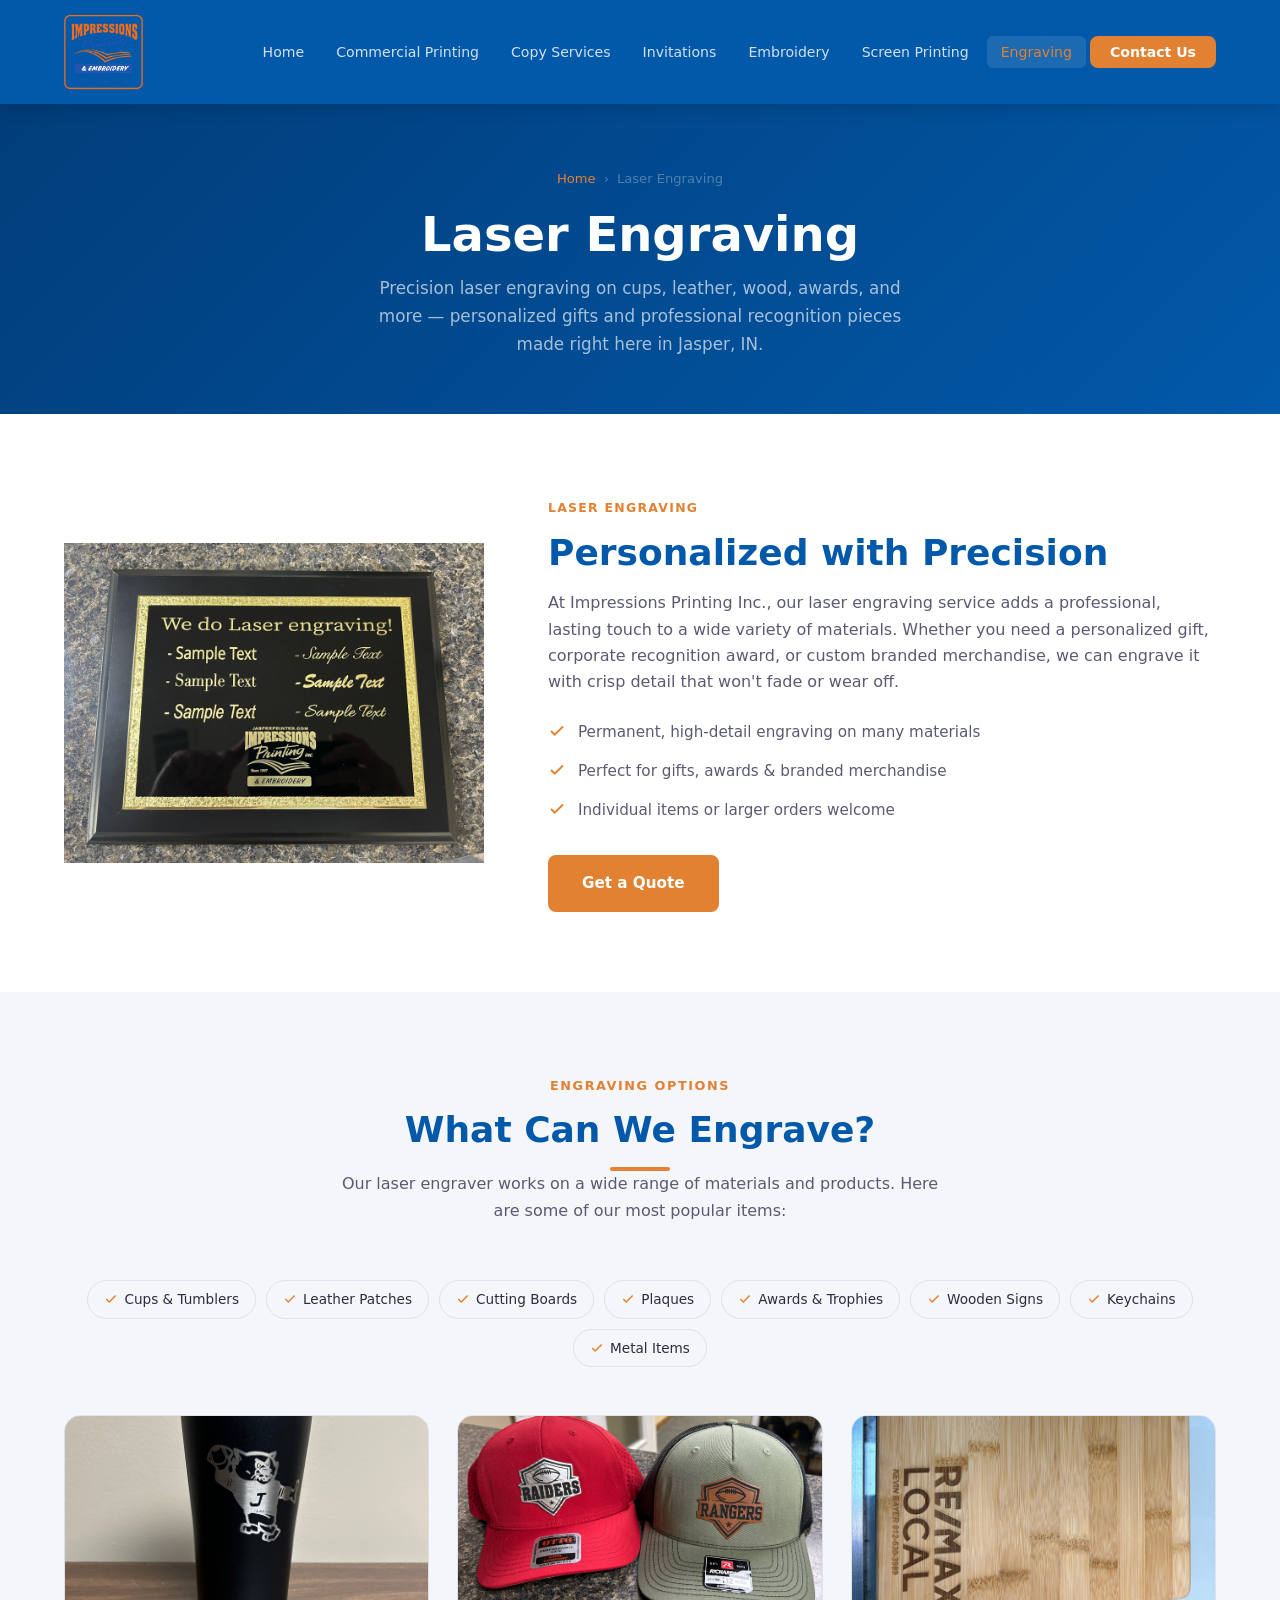
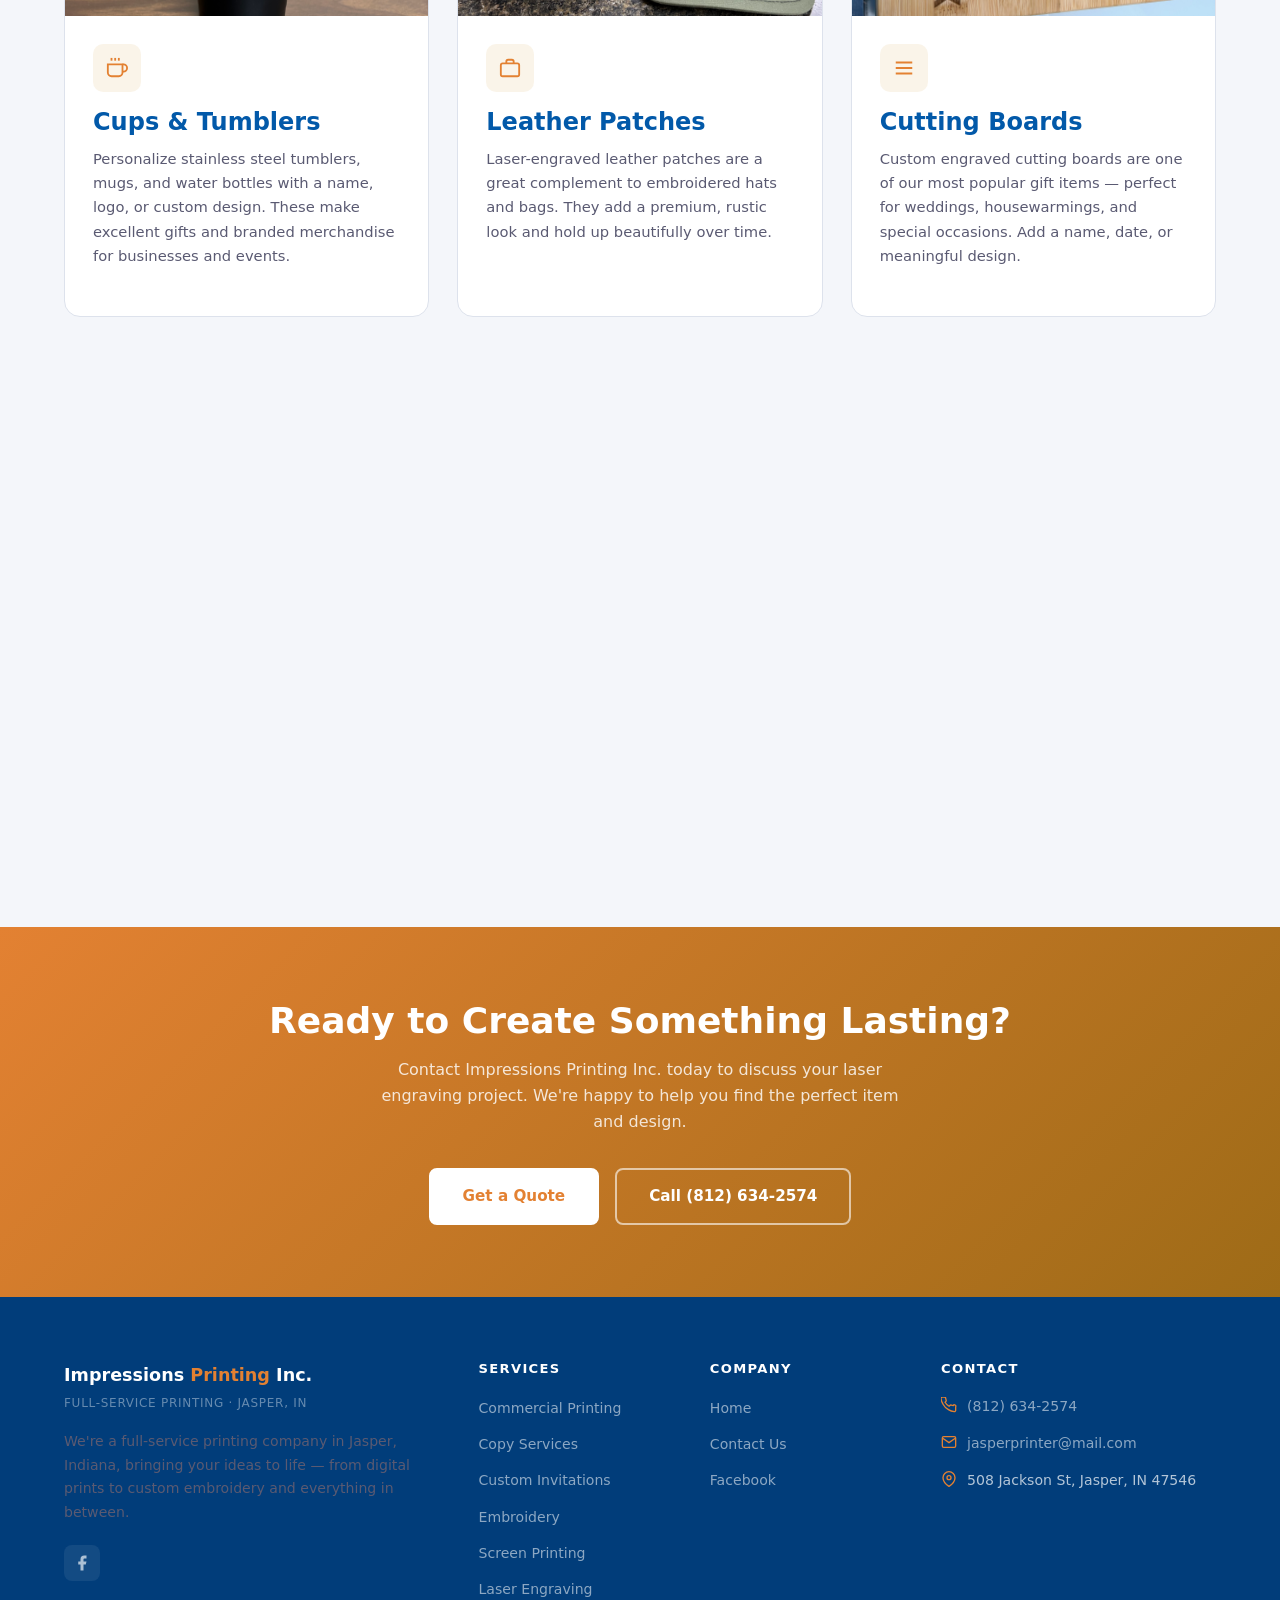
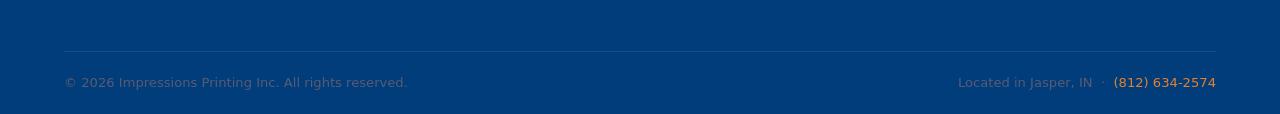
<file: engraving.html>
<!DOCTYPE html>
<html lang="en">
<head>
  <meta charset="UTF-8" />
  <meta name="viewport" content="width=device-width, initial-scale=1.0" />
  <title>Laser Engraving — Impressions Printing Inc.</title>
  <meta name="description" content="Custom laser engraving services in Jasper, IN. Cups, tumblers, leather patches, cutting boards, plaques, awards, and more." />
  <link rel="stylesheet" href="css/style.css" />
</head>
<body>

  <!-- ── Navigation ──────────────────────────────────────── -->
  <nav class="nav" role="navigation" aria-label="Main navigation">
    <div class="container nav__inner">
      <a href="index.html" class="nav__brand">
        <img src="images/Impressions%20%26%20embroidery%20logoo%202021.png" alt="Impressions Printing Inc. — Home" class="nav__logo" />
      </a>
      <ul class="nav__links" role="list">
        <li><a href="index.html">Home</a></li>
        <li><a href="digital-printing.html">Commercial Printing</a></li>
        <li><a href="copies-scans-fax.html">Copy Services</a></li>
        <li><a href="invitations.html">Invitations</a></li>
        <li><a href="embroidery.html">Embroidery</a></li>
        <li><a href="screen-printing.html">Screen Printing</a></li>
        <li><a href="engraving.html" class="active">Engraving</a></li>
        <li><a href="contact.html" class="nav__cta">Contact Us</a></li>
      </ul>
      <button class="nav__hamburger" id="hamburger" aria-label="Open menu" aria-expanded="false">
        <span></span><span></span><span></span>
      </button>
    </div>
  </nav>
  <div class="nav__mobile" id="mobileNav">
    <a href="index.html">Home</a>
    <a href="digital-printing.html">Commercial Printing</a>
    <a href="copies-scans-fax.html">Copy Services</a>
    <a href="invitations.html">Invitations</a>
    <a href="embroidery.html">Embroidery</a>
    <a href="screen-printing.html">Screen Printing</a>
    <a href="engraving.html" class="active">Engraving</a>
    <a href="contact.html">Contact Us</a>
  </div>

  <!-- ── Page Hero ───────────────────────────────────────── -->
  <section class="page-hero">
    <div class="container">
      <nav class="breadcrumb" aria-label="Breadcrumb">
        <a href="index.html">Home</a>
        <span>›</span>
        <span>Laser Engraving</span>
      </nav>
      <h1>Laser Engraving</h1>
      <p class="page-hero__sub">Precision laser engraving on cups, leather, wood, awards, and more — personalized gifts and professional recognition pieces made right here in Jasper, IN.</p>
    </div>
  </section>

  <!-- ── Intro ───────────────────────────────────────────── -->
  <section class="section">
    <div class="container">
      <div class="feature-row">
        <div class="feature-row__image fade-in">
          <img src="images\laserengrave0.jpeg" alt="Digital printing equipment" class="feature-image" loading="lazy" style="height:100%;" />
        </div>
        <div class="feature-row__content fade-in">
          <span class="eyebrow">Laser Engraving</span>
          <h2>Personalized with Precision</h2>
          <p>At Impressions Printing Inc., our laser engraving service adds a professional, lasting touch to a wide variety of materials. Whether you need a personalized gift, corporate recognition award, or custom branded merchandise, we can engrave it with crisp detail that won't fade or wear off.</p>
          <ul class="icon-list">
            <li>
              <svg width="18" height="18" fill="none" stroke="currentColor" stroke-width="2.5" viewBox="0 0 24 24"><polyline points="20 6 9 17 4 12"/></svg>
              Permanent, high-detail engraving on many materials
            </li>
            <li>
              <svg width="18" height="18" fill="none" stroke="currentColor" stroke-width="2.5" viewBox="0 0 24 24"><polyline points="20 6 9 17 4 12"/></svg>
              Perfect for gifts, awards &amp; branded merchandise
            </li>
            <li>
              <svg width="18" height="18" fill="none" stroke="currentColor" stroke-width="2.5" viewBox="0 0 24 24"><polyline points="20 6 9 17 4 12"/></svg>
              Individual items or larger orders welcome
            </li>
          </ul>
          <a href="contact.html" class="btn btn-primary" style="margin-top:8px;">Get a Quote</a>
        </div>
      </div>
    </div>
  </section>

  <!-- ── What We Engrave ─────────────────────────────────── -->
  <section class="section section--light">
    <div class="container">
      <div class="section-header fade-in">
        <span class="eyebrow">Engraving Options</span>
        <h2>What Can We Engrave?</h2>
        <div class="divider"></div>
        <p>Our laser engraver works on a wide range of materials and products. Here are some of our most popular items:</p>
      </div>

      <div class="tag-list fade-in" style="justify-content: center; margin-bottom: 48px;">
        <span class="tag"><svg width="14" height="14" fill="none" stroke="currentColor" stroke-width="2.5" viewBox="0 0 24 24"><polyline points="20 6 9 17 4 12"/></svg> Cups &amp; Tumblers</span>
        <span class="tag"><svg width="14" height="14" fill="none" stroke="currentColor" stroke-width="2.5" viewBox="0 0 24 24"><polyline points="20 6 9 17 4 12"/></svg> Leather Patches</span>
        <span class="tag"><svg width="14" height="14" fill="none" stroke="currentColor" stroke-width="2.5" viewBox="0 0 24 24"><polyline points="20 6 9 17 4 12"/></svg> Cutting Boards</span>
        <span class="tag"><svg width="14" height="14" fill="none" stroke="currentColor" stroke-width="2.5" viewBox="0 0 24 24"><polyline points="20 6 9 17 4 12"/></svg> Plaques</span>
        <span class="tag"><svg width="14" height="14" fill="none" stroke="currentColor" stroke-width="2.5" viewBox="0 0 24 24"><polyline points="20 6 9 17 4 12"/></svg> Awards &amp; Trophies</span>
        <span class="tag"><svg width="14" height="14" fill="none" stroke="currentColor" stroke-width="2.5" viewBox="0 0 24 24"><polyline points="20 6 9 17 4 12"/></svg> Wooden Signs</span>
        <span class="tag"><svg width="14" height="14" fill="none" stroke="currentColor" stroke-width="2.5" viewBox="0 0 24 24"><polyline points="20 6 9 17 4 12"/></svg> Keychains</span>
        <span class="tag"><svg width="14" height="14" fill="none" stroke="currentColor" stroke-width="2.5" viewBox="0 0 24 24"><polyline points="20 6 9 17 4 12"/></svg> Metal Items</span>
      </div>

      <div class="services-grid">

        <div class="service-card fade-in">
          <div class="service-card__image">
            <img src="images\laserengrave1.jpeg" alt="Digital printing equipment" class="feature-image" loading="lazy" style="height:100%; object-position: 50% calc(60% + 75px);" />
          </div>
          <div class="service-card__body">
            <div class="service-card__icon">
              <svg width="22" height="22" fill="none" stroke="currentColor" stroke-width="2" viewBox="0 0 24 24"><path d="M18 8h1a4 4 0 010 8h-1"/><path d="M2 8h16v9a4 4 0 01-4 4H6a4 4 0 01-4-4V8z"/><line x1="6" y1="1" x2="6" y2="4"/><line x1="10" y1="1" x2="10" y2="4"/><line x1="14" y1="1" x2="14" y2="4"/></svg>
            </div>
            <h3>Cups &amp; Tumblers</h3>
            <p>Personalize stainless steel tumblers, mugs, and water bottles with a name, logo, or custom design. These make excellent gifts and branded merchandise for businesses and events.</p>
          </div>
        </div>

        <div class="service-card fade-in">
          <div class="service-card__image">
            <img src="images\laserengrave3.jpeg" alt="Digital printing equipment" class="feature-image" loading="lazy" style="height:100%;" />
          </div>
          <div class="service-card__body">
            <div class="service-card__icon">
              <svg width="22" height="22" fill="none" stroke="currentColor" stroke-width="2" viewBox="0 0 24 24"><rect x="2" y="7" width="20" height="14" rx="2"/><path d="M16 7V5a2 2 0 00-2-2h-4a2 2 0 00-2 2v2"/></svg>
            </div>
            <h3>Leather Patches</h3>
            <p>Laser-engraved leather patches are a great complement to embroidered hats and bags. They add a premium, rustic look and hold up beautifully over time.</p>
          </div>
        </div>

        <div class="service-card fade-in">
          <div class="service-card__image">
            <img src="images\laserengrave2.jpeg" alt="Digital printing equipment" class="feature-image" loading="lazy" style="height:100%; object-position: 50% calc(60% - 100px);" />
          </div>
          <div class="service-card__body">
            <div class="service-card__icon">
              <svg width="22" height="22" fill="none" stroke="currentColor" stroke-width="2" viewBox="0 0 24 24"><path d="M3 6h18M3 12h18M3 18h18"/></svg>
            </div>
            <h3>Cutting Boards</h3>
            <p>Custom engraved cutting boards are one of our most popular gift items — perfect for weddings, housewarmings, and special occasions. Add a name, date, or meaningful design.</p>
          </div>
        </div>

        <div class="service-card fade-in">
          <div class="service-card__image">
            <img src="images\laserengrave0.jpeg" alt="Digital printing equipment" class="feature-image" loading="lazy" style="height:100%;" />
          </div>
          <div class="service-card__body">
            <div class="service-card__icon">
              <svg width="22" height="22" fill="none" stroke="currentColor" stroke-width="2" viewBox="0 0 24 24"><path d="M12 2l3.09 6.26L22 9.27l-5 4.87 1.18 6.88L12 17.77l-6.18 3.25L7 14.14 2 9.27l6.91-1.01L12 2z"/></svg>
            </div>
            <h3>Plaques &amp; Awards</h3>
            <p>Recognize achievements and milestones with professionally engraved plaques and awards. Ideal for employee recognition, sports teams, academic honors, and more.</p>
          </div>
        </div>

      </div>
    </div>
  </section>

  <!-- ── CTA Banner ──────────────────────────────────────── -->
  <section class="cta-banner">
    <div class="container">
      <h2>Ready to Create Something Lasting?</h2>
      <p>Contact Impressions Printing Inc. today to discuss your laser engraving project. We're happy to help you find the perfect item and design.</p>
      <div class="cta-banner__actions">
        <a href="contact.html" class="btn btn-primary">Get a Quote</a>
        <a href="tel:8126342574" class="btn btn-outline">Call (812) 634-2574</a>
      </div>
    </div>
  </section>

  <!-- ── Footer ──────────────────────────────────────────── -->
  <footer class="footer">
    <div class="container">
      <div class="footer__grid">
        <div>
          <div class="footer__brand-name">Impressions <span>Printing</span> Inc.</div>
          <div class="footer__brand-tagline">Full-Service Printing · Jasper, IN</div>
          <p class="footer__about">We're a full-service printing company in Jasper, Indiana, bringing your ideas to life — from digital prints to custom embroidery and everything in between.</p>
          <div class="footer__social">
            <a href="https://www.facebook.com/jasperprinter" target="_blank" rel="noopener" aria-label="Find us on Facebook">
              <svg width="18" height="18" fill="currentColor" viewBox="0 0 24 24"><path d="M18 2h-3a5 5 0 00-5 5v3H7v4h3v8h4v-8h3l1-4h-4V7a1 1 0 011-1h3z"/></svg>
            </a>
          </div>
        </div>
        <div class="footer__col">
          <h5>Services</h5>
          <ul class="footer__links">
            <li><a href="digital-printing.html">Commercial Printing</a></li>
            <li><a href="copies-scans-fax.html">Copy Services</a></li>
            <li><a href="invitations.html">Custom Invitations</a></li>
            <li><a href="embroidery.html">Embroidery</a></li>
            <li><a href="screen-printing.html">Screen Printing</a></li>
            <li><a href="engraving.html">Laser Engraving</a></li>
          </ul>
        </div>
        <div class="footer__col">
          <h5>Company</h5>
          <ul class="footer__links">
            <li><a href="index.html">Home</a></li>
            <li><a href="contact.html">Contact Us</a></li>
            <li><a href="https://www.facebook.com/jasperprinter" target="_blank" rel="noopener">Facebook</a></li>
          </ul>
        </div>
        <div class="footer__col">
          <h5>Contact</h5>
          <div class="footer__contact-item">
            <svg width="16" height="16" fill="none" stroke="currentColor" stroke-width="2" viewBox="0 0 24 24"><path d="M22 16.92v3a2 2 0 01-2.18 2 19.79 19.79 0 01-8.63-3.07A19.5 19.5 0 013.07 10.8 19.79 19.79 0 01-.01 2.18 2 2 0 012 0h3a2 2 0 012 1.72c.127.96.361 1.903.7 2.81a2 2 0 01-.45 2.11L6.09 7.91a16 16 0 006 6l1.27-1.27a2 2 0 012.11-.45c.907.339 1.85.573 2.81.7A2 2 0 0122 14.92v2z"/></svg>
            <a href="tel:8126342574">(812) 634-2574</a>
          </div>
          <div class="footer__contact-item">
            <svg width="16" height="16" fill="none" stroke="currentColor" stroke-width="2" viewBox="0 0 24 24"><path d="M4 4h16c1.1 0 2 .9 2 2v12c0 1.1-.9 2-2 2H4c-1.1 0-2-.9-2-2V6c0-1.1.9-2 2-2z"/><polyline points="22,6 12,13 2,6"/></svg>
            <a href="mailto:jasperprinter@mail.com">jasperprinter@mail.com</a>
          </div>
          <div class="footer__contact-item">
            <svg width="16" height="16" fill="none" stroke="currentColor" stroke-width="2" viewBox="0 0 24 24"><path d="M21 10c0 7-9 13-9 13s-9-6-9-13a9 9 0 0118 0z"/><circle cx="12" cy="10" r="3"/></svg>
            <span>508 Jackson St, Jasper, IN 47546</span>
          </div>
        </div>
      </div>
      <div class="footer__bottom">
        <p>&copy; 2026 Impressions Printing Inc. All rights reserved.</p>
        <p>Located in Jasper, IN &nbsp;·&nbsp; <a href="tel:8126342574" style="color: var(--accent)">(812) 634-2574</a></p>
      </div>
    </div>
  </footer>

  <script src="js/main.js"></script>
</body>
</html>
</file>
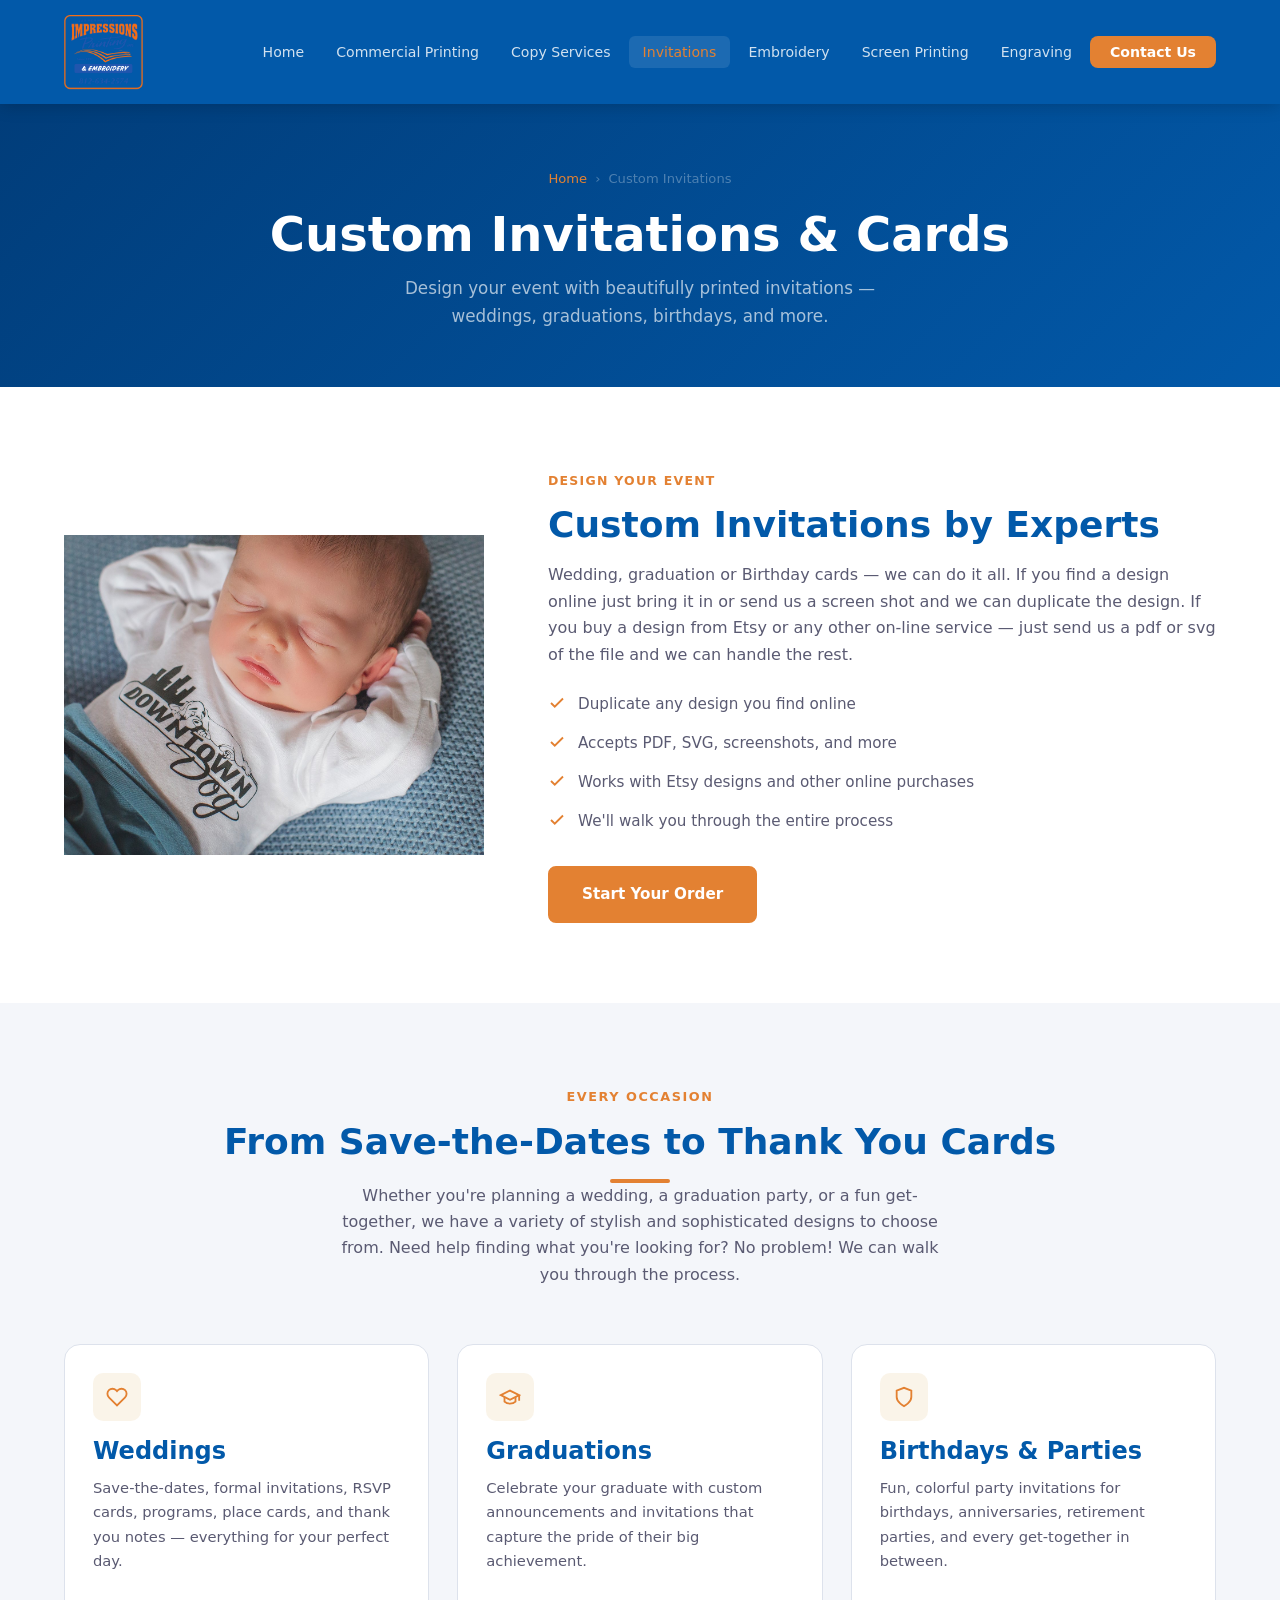
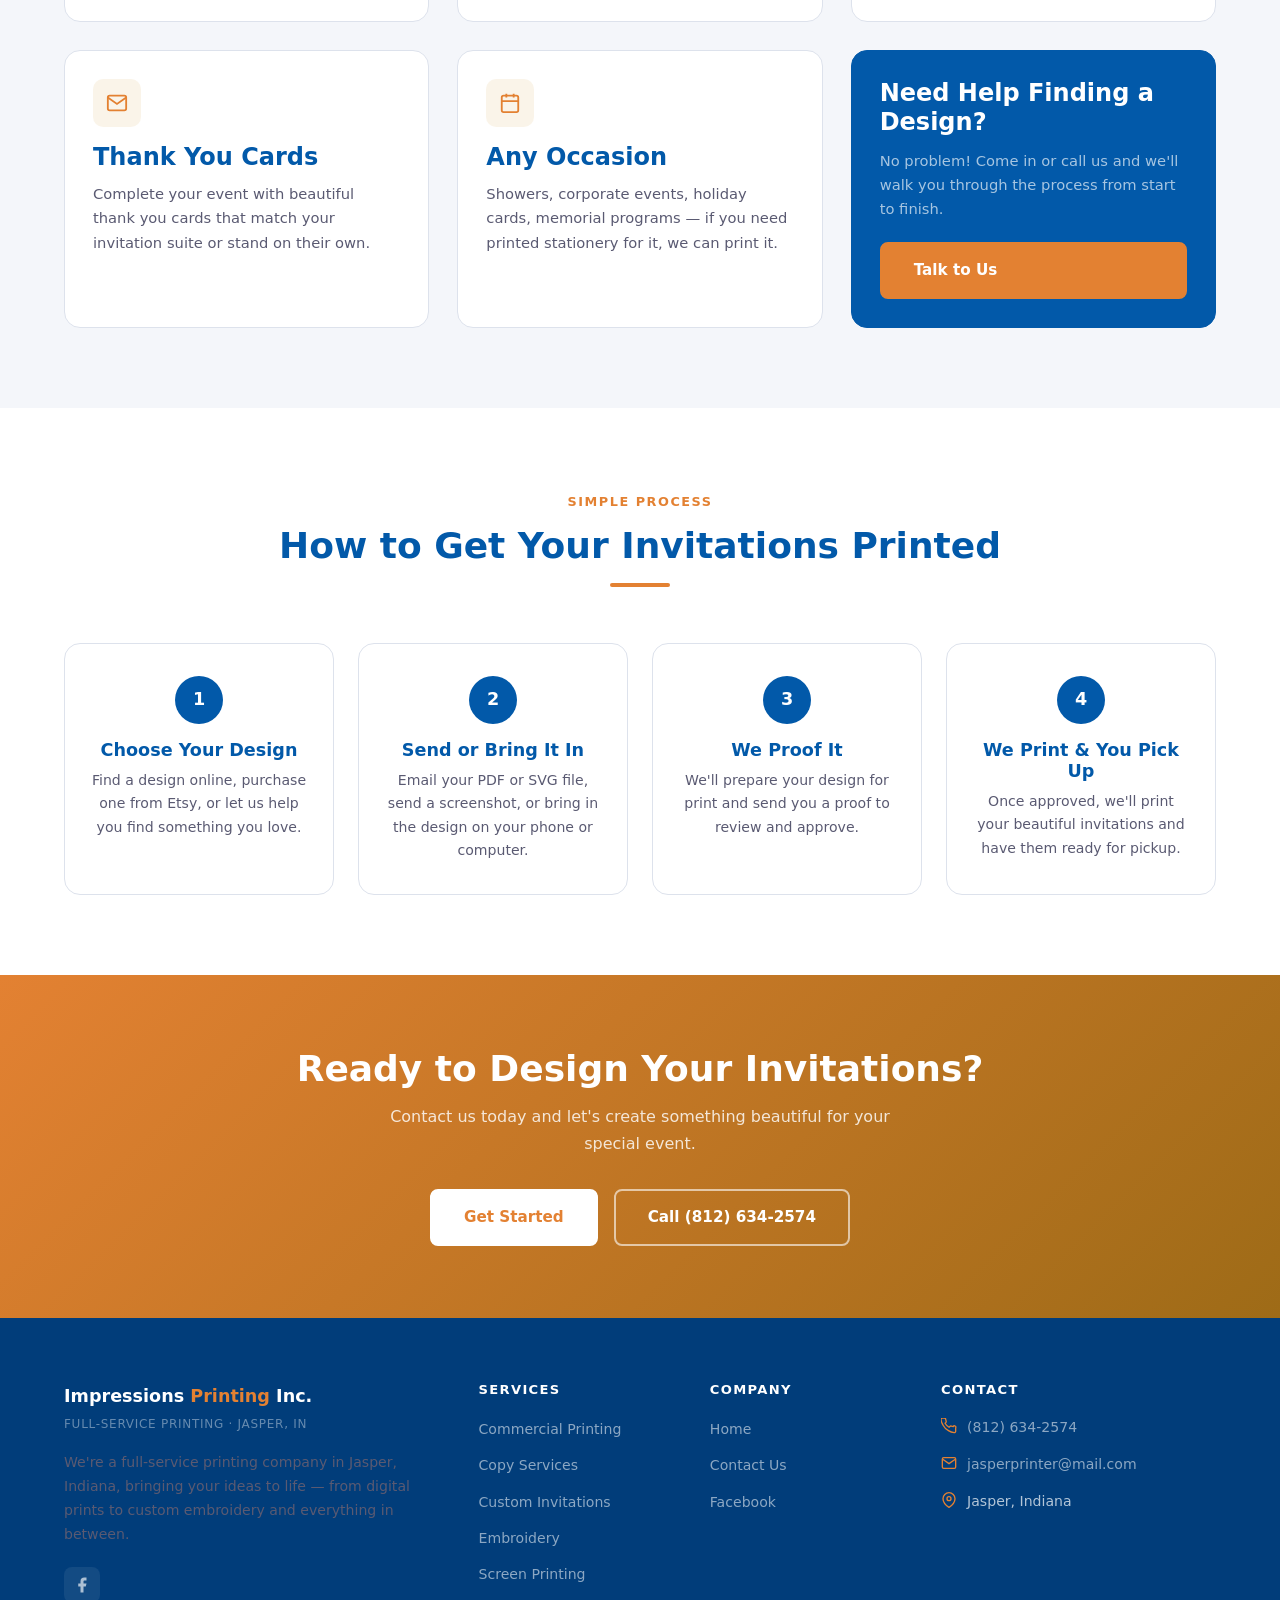
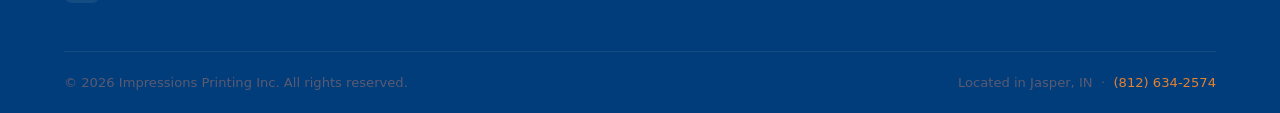
<file: invitations.html>
<!DOCTYPE html>
<html lang="en">
<head>
  <meta charset="UTF-8" />
  <meta name="viewport" content="width=device-width, initial-scale=1.0" />
  <title>Custom Invitations — Impressions Printing Inc.</title>
  <meta name="description" content="Custom wedding, graduation, and birthday invitations in Jasper, IN. Bring your design or send us a file — we handle the rest." />
  <link rel="stylesheet" href="css/style.css" />
  <link rel="stylesheet" href="css/invitations.css" />
</head>
<body>

  <!-- ── Navigation ──────────────────────────────────────── -->
  <nav class="nav" role="navigation" aria-label="Main navigation">
    <div class="container nav__inner">
      <a href="index.html" class="nav__brand">
        <img src="images/Impressions%20%26%20embroidery%20logoo%202021.png" alt="Impressions Printing Inc. — Home" class="nav__logo" />
      </a>
      <ul class="nav__links" role="list">
        <li><a href="index.html">Home</a></li>
        <li><a href="digital-printing.html">Commercial Printing</a></li>
        <li><a href="copies-scans-fax.html">Copy Services</a></li>
        <li><a href="invitations.html" class="active">Invitations</a></li>
        <li><a href="embroidery.html">Embroidery</a></li>
        <li><a href="screen-printing.html">Screen Printing</a></li>
        <li><a href="engraving.html">Engraving</a></li>
        <li><a href="contact.html" class="nav__cta">Contact Us</a></li>
      </ul>
      <button class="nav__hamburger" id="hamburger" aria-label="Open menu" aria-expanded="false">
        <span></span><span></span><span></span>
      </button>
    </div>
  </nav>
  <div class="nav__mobile" id="mobileNav">
    <a href="index.html">Home</a>
    <a href="digital-printing.html">Commercial Printing</a>
    <a href="copies-scans-fax.html">Copy Services</a>
    <a href="invitations.html" class="active">Invitations</a>
    <a href="embroidery.html">Embroidery</a>
    <a href="screen-printing.html">Screen Printing</a>
    <a href="engraving.html">Engraving</a>
    <a href="contact.html">Contact Us</a>
  </div>

  <!-- ── Page Hero ───────────────────────────────────────── -->
  <section class="page-hero">
    <div class="container">
      <nav class="breadcrumb" aria-label="Breadcrumb">
        <a href="index.html">Home</a>
        <span>›</span>
        <span>Custom Invitations</span>
      </nav>
      <h1>Custom Invitations &amp; Cards</h1>
      <p class="page-hero__sub">Design your event with beautifully printed invitations — weddings, graduations, birthdays, and more.</p>
    </div>
  </section>

  <!-- ── Intro ───────────────────────────────────────────── -->
  <section class="section">
    <div class="container">
      <div class="feature-row">
        <div class="feature-row__image fade-in">
          <img src="images/image1 (8).jpeg" alt="Invitation samples" class="feature-image" loading="lazy" style="height:100%;" />
        </div>
        <div class="feature-row__content fade-in">
          <span class="eyebrow">Design Your Event</span>
          <h2>Custom Invitations by Experts</h2>
          <p>Wedding, graduation or Birthday cards — we can do it all. If you find a design online just bring it in or send us a screen shot and we can duplicate the design. If you buy a design from Etsy or any other on-line service — just send us a pdf or svg of the file and we can handle the rest.</p>
          <ul class="icon-list">
            <li>
              <svg width="18" height="18" fill="none" stroke="currentColor" stroke-width="2.5" viewBox="0 0 24 24"><polyline points="20 6 9 17 4 12"/></svg>
              Duplicate any design you find online
            </li>
            <li>
              <svg width="18" height="18" fill="none" stroke="currentColor" stroke-width="2.5" viewBox="0 0 24 24"><polyline points="20 6 9 17 4 12"/></svg>
              Accepts PDF, SVG, screenshots, and more
            </li>
            <li>
              <svg width="18" height="18" fill="none" stroke="currentColor" stroke-width="2.5" viewBox="0 0 24 24"><polyline points="20 6 9 17 4 12"/></svg>
              Works with Etsy designs and other online purchases
            </li>
            <li>
              <svg width="18" height="18" fill="none" stroke="currentColor" stroke-width="2.5" viewBox="0 0 24 24"><polyline points="20 6 9 17 4 12"/></svg>
              We'll walk you through the entire process
            </li>
          </ul>
          <a href="contact.html" class="btn btn-primary" style="margin-top:8px;">Start Your Order</a>
        </div>
      </div>
    </div>
  </section>

  <!-- ── Occasions ───────────────────────────────────────── -->
  <section class="section section--light">
    <div class="container">
      <div class="section-header fade-in">
        <span class="eyebrow">Every Occasion</span>
        <h2>From Save-the-Dates to Thank You Cards</h2>
        <div class="divider"></div>
        <p>Whether you're planning a wedding, a graduation party, or a fun get-together, we have a variety of stylish and sophisticated designs to choose from. Need help finding what you're looking for? No problem! We can walk you through the process.</p>
      </div>

      <div class="services-grid">
        <div class="service-card fade-in">
          <div class="service-card__body">
            <div class="service-card__icon">
              <svg width="22" height="22" fill="none" stroke="currentColor" stroke-width="2" viewBox="0 0 24 24"><path d="M20.84 4.61a5.5 5.5 0 00-7.78 0L12 5.67l-1.06-1.06a5.5 5.5 0 00-7.78 7.78l1.06 1.06L12 21.23l7.78-7.78 1.06-1.06a5.5 5.5 0 000-7.78z"/></svg>
            </div>
            <h3>Weddings</h3>
            <p>Save-the-dates, formal invitations, RSVP cards, programs, place cards, and thank you notes — everything for your perfect day.</p>
          </div>
        </div>

        <div class="service-card fade-in">
          <div class="service-card__body">
            <div class="service-card__icon">
              <svg width="22" height="22" fill="none" stroke="currentColor" stroke-width="2" viewBox="0 0 24 24"><path d="M22 10v6M2 10l10-5 10 5-10 5z"/><path d="M6 12v5c3 3 9 3 12 0v-5"/></svg>
            </div>
            <h3>Graduations</h3>
            <p>Celebrate your graduate with custom announcements and invitations that capture the pride of their big achievement.</p>
          </div>
        </div>

        <div class="service-card fade-in">
          <div class="service-card__body">
            <div class="service-card__icon">
              <svg width="22" height="22" fill="none" stroke="currentColor" stroke-width="2" viewBox="0 0 24 24"><path d="M12 22s8-4 8-10V5l-8-3-8 3v7c0 6 8 10 8 10z"/></svg>
            </div>
            <h3>Birthdays &amp; Parties</h3>
            <p>Fun, colorful party invitations for birthdays, anniversaries, retirement parties, and every get-together in between.</p>
          </div>
        </div>

        <div class="service-card fade-in">
          <div class="service-card__body">
            <div class="service-card__icon">
              <svg width="22" height="22" fill="none" stroke="currentColor" stroke-width="2" viewBox="0 0 24 24"><path d="M4 4h16c1.1 0 2 .9 2 2v12c0 1.1-.9 2-2 2H4c-1.1 0-2-.9-2-2V6c0-1.1.9-2 2-2z"/><polyline points="22,6 12,13 2,6"/></svg>
            </div>
            <h3>Thank You Cards</h3>
            <p>Complete your event with beautiful thank you cards that match your invitation suite or stand on their own.</p>
          </div>
        </div>

        <div class="service-card fade-in">
          <div class="service-card__body">
            <div class="service-card__icon">
              <svg width="22" height="22" fill="none" stroke="currentColor" stroke-width="2" viewBox="0 0 24 24"><rect x="3" y="4" width="18" height="18" rx="2"/><line x1="16" y1="2" x2="16" y2="6"/><line x1="8" y1="2" x2="8" y2="6"/><line x1="3" y1="10" x2="21" y2="10"/></svg>
            </div>
            <h3>Any Occasion</h3>
            <p>Showers, corporate events, holiday cards, memorial programs — if you need printed stationery for it, we can print it.</p>
          </div>
        </div>

        <div class="service-card fade-in" style="background: var(--primary); border-color: var(--primary);">
          <div class="service-card__body" style="justify-content: center;">
            <h3 style="color: #fff; margin-bottom: 12px;">Need Help Finding a Design?</h3>
            <p style="color: rgba(255,255,255,0.65); margin-bottom: 20px;">No problem! Come in or call us and we'll walk you through the process from start to finish.</p>
            <a href="contact.html" class="btn btn-primary">Talk to Us</a>
          </div>
        </div>
      </div>
    </div>
  </section>

  <!-- ── How It Works ────────────────────────────────────── -->
  <section class="section">
    <div class="container">
      <div class="section-header fade-in">
        <span class="eyebrow">Simple Process</span>
        <h2>How to Get Your Invitations Printed</h2>
        <div class="divider"></div>
      </div>
      <div class="process-steps">
        <div class="process-step fade-in">
          <div class="process-step__number">1</div>
          <h4>Choose Your Design</h4>
          <p>Find a design online, purchase one from Etsy, or let us help you find something you love.</p>
        </div>
        <div class="process-step fade-in">
          <div class="process-step__number">2</div>
          <h4>Send or Bring It In</h4>
          <p>Email your PDF or SVG file, send a screenshot, or bring in the design on your phone or computer.</p>
        </div>
        <div class="process-step fade-in">
          <div class="process-step__number">3</div>
          <h4>We Proof It</h4>
          <p>We'll prepare your design for print and send you a proof to review and approve.</p>
        </div>
        <div class="process-step fade-in">
          <div class="process-step__number">4</div>
          <h4>We Print &amp; You Pick Up</h4>
          <p>Once approved, we'll print your beautiful invitations and have them ready for pickup.</p>
        </div>
      </div>
    </div>
  </section>

  <!-- ── CTA Banner ──────────────────────────────────────── -->
  <section class="cta-banner">
    <div class="container">
      <h2>Ready to Design Your Invitations?</h2>
      <p>Contact us today and let's create something beautiful for your special event.</p>
      <div class="cta-banner__actions">
        <a href="contact.html" class="btn btn-primary">Get Started</a>
        <a href="tel:8126342574" class="btn btn-outline">Call (812) 634-2574</a>
      </div>
    </div>
  </section>

  <!-- ── Footer ──────────────────────────────────────────── -->
  <footer class="footer">
    <div class="container">
      <div class="footer__grid">
        <div>
          <div class="footer__brand-name">Impressions <span>Printing</span> Inc.</div>
          <div class="footer__brand-tagline">Full-Service Printing · Jasper, IN</div>
          <p class="footer__about">We're a full-service printing company in Jasper, Indiana, bringing your ideas to life — from digital prints to custom embroidery and everything in between.</p>
          <div class="footer__social">
            <a href="https://www.facebook.com/jasperprinter" target="_blank" rel="noopener" aria-label="Find us on Facebook">
              <svg width="18" height="18" fill="currentColor" viewBox="0 0 24 24"><path d="M18 2h-3a5 5 0 00-5 5v3H7v4h3v8h4v-8h3l1-4h-4V7a1 1 0 011-1h3z"/></svg>
            </a>
          </div>
        </div>
        <div class="footer__col">
          <h5>Services</h5>
          <ul class="footer__links">
            <li><a href="digital-printing.html">Commercial Printing</a></li>
            <li><a href="copies-scans-fax.html">Copy Services</a></li>
            <li><a href="invitations.html">Custom Invitations</a></li>
            <li><a href="embroidery.html">Embroidery</a></li>
            <li><a href="screen-printing.html">Screen Printing</a></li>
          </ul>
        </div>
        <div class="footer__col">
          <h5>Company</h5>
          <ul class="footer__links">
            <li><a href="index.html">Home</a></li>
            <li><a href="contact.html">Contact Us</a></li>
            <li><a href="https://www.facebook.com/jasperprinter" target="_blank" rel="noopener">Facebook</a></li>
          </ul>
        </div>
        <div class="footer__col">
          <h5>Contact</h5>
          <div class="footer__contact-item">
            <svg width="16" height="16" fill="none" stroke="currentColor" stroke-width="2" viewBox="0 0 24 24"><path d="M22 16.92v3a2 2 0 01-2.18 2 19.79 19.79 0 01-8.63-3.07A19.5 19.5 0 013.07 10.8 19.79 19.79 0 01-.01 2.18 2 2 0 012 0h3a2 2 0 012 1.72c.127.96.361 1.903.7 2.81a2 2 0 01-.45 2.11L6.09 7.91a16 16 0 006 6l1.27-1.27a2 2 0 012.11-.45c.907.339 1.85.573 2.81.7A2 2 0 0122 14.92v2z"/></svg>
            <a href="tel:8126342574">(812) 634-2574</a>
          </div>
          <div class="footer__contact-item">
            <svg width="16" height="16" fill="none" stroke="currentColor" stroke-width="2" viewBox="0 0 24 24"><path d="M4 4h16c1.1 0 2 .9 2 2v12c0 1.1-.9 2-2 2H4c-1.1 0-2-.9-2-2V6c0-1.1.9-2 2-2z"/><polyline points="22,6 12,13 2,6"/></svg>
            <a href="mailto:jasperprinter@mail.com">jasperprinter@mail.com</a>
          </div>
          <div class="footer__contact-item">
            <svg width="16" height="16" fill="none" stroke="currentColor" stroke-width="2" viewBox="0 0 24 24"><path d="M21 10c0 7-9 13-9 13s-9-6-9-13a9 9 0 0118 0z"/><circle cx="12" cy="10" r="3"/></svg>
            <span>Jasper, Indiana</span>
          </div>
        </div>
      </div>
      <div class="footer__bottom">
        <p>&copy; 2026 Impressions Printing Inc. All rights reserved.</p>
        <p>Located in Jasper, IN &nbsp;·&nbsp; <a href="tel:8126342574" style="color: var(--accent)">(812) 634-2574</a></p>
      </div>
    </div>
  </footer>

  <script src="js/main.js"></script>
</body>
</html>
</file>
<file: css/style.css>
/* ============================================================
   Impressions Printing Inc. — Shared Stylesheet
   Used across all pages. Page-specific styles live in their
   own files: index.css, contact.css, embroidery.css, etc.
   ============================================================ */

/* ── Variables ─────────────────────────────────────────────── */
:root {
  --primary:        #0259A9;
  --primary-hover:  #1A6DBF;
  --accent:         #E38132;
  --accent-hover:   #F0924A;
  --dark:           #013D7A;
  --text:           #2C2C3E;
  --text-secondary: #5A5A72;
  --text-light:     #8A8AA0;
  --bg:             #FFFFFF;
  --bg-light:       #F4F6FA;
  --bg-mid:         #E8EDF5;
  --border:         #DDE2EC;
  --shadow-sm:      0 2px 8px rgba(28,49,84,0.08);
  --shadow-md:      0 4px 24px rgba(28,49,84,0.13);
  --shadow-lg:      0 8px 48px rgba(28,49,84,0.18);
  --radius:         8px;
  --radius-lg:      16px;
  --transition:     0.25s ease;
  --nav-height:     104px;
  --max-width:      1200px;
}

/* ── Reset & Base ───────────────────────────────────────────── */
*, *::before, *::after { box-sizing: border-box; margin: 0; padding: 0; }

html { scroll-behavior: smooth; font-size: 16px; }

body {
  font-family: 'Segoe UI', system-ui, -apple-system, sans-serif;
  color: var(--text);
  background: var(--bg);
  line-height: 1.65;
  -webkit-font-smoothing: antialiased;
  padding-top: var(--nav-height);
}

img { max-width: 100%; height: auto; display: block; }
a  { color: inherit; text-decoration: none; }
ul { list-style: none; }

/* ── Typography ─────────────────────────────────────────────── */
h1, h2, h3, h4, h5 {
  font-weight: 700;
  line-height: 1.2;
  color: var(--primary);
}
h1 { font-size: clamp(2rem, 5vw, 3rem); }
h2 { font-size: clamp(1.5rem, 3.5vw, 2.25rem); }
h3 { font-size: clamp(1.1rem, 2.5vw, 1.5rem); }
h4 { font-size: 1.1rem; }
p  { color: var(--text-secondary); }

/* ── Utilities ──────────────────────────────────────────────── */
.container {
  width: 100%;
  max-width: var(--max-width);
  margin: 0 auto;
  padding: 0 24px;
}

.section { padding: 80px 0; }
.section--light { background: var(--bg-light); }
.section--dark  { background: var(--dark); color: #fff; }
.section--dark h2, .section--dark h3 { color: #fff; }
.section--dark p { color: rgba(255,255,255,0.75); }

.section-header {
  text-align: center;
  margin-bottom: 56px;
}
.section-header .eyebrow {
  display: inline-block;
  font-size: 0.8rem;
  font-weight: 700;
  letter-spacing: 0.12em;
  text-transform: uppercase;
  color: var(--accent);
  margin-bottom: 12px;
}
.section-header h2 { margin-bottom: 16px; }
.section-header p  { max-width: 600px; margin: 0 auto; }

.divider {
  width: 60px;
  height: 4px;
  background: var(--accent);
  border-radius: 2px;
  margin: 16px auto 0;
}

/* ── Buttons ────────────────────────────────────────────────── */
.btn {
  display: inline-flex;
  align-items: center;
  gap: 8px;
  padding: 14px 32px;
  border-radius: var(--radius);
  font-weight: 600;
  font-size: 0.95rem;
  cursor: pointer;
  border: 2px solid transparent;
  transition: var(--transition);
  white-space: nowrap;
}
.btn-primary {
  background: var(--accent);
  color: #fff;
  border-color: var(--accent);
}
.btn-primary:hover {
  background: var(--accent-hover);
  border-color: var(--accent-hover);
  transform: translateY(-1px);
  box-shadow: var(--shadow-md);
}
.btn-outline {
  background: transparent;
  color: #fff;
  border-color: rgba(255,255,255,0.6);
}
.btn-outline:hover {
  background: rgba(255,255,255,0.12);
  border-color: #fff;
}
.btn-outline-dark {
  background: transparent;
  color: var(--primary);
  border-color: var(--primary);
}
.btn-outline-dark:hover {
  background: var(--primary);
  color: #fff;
}

/* ── Image Placeholders ─────────────────────────────────────── */
.img-placeholder {
  background: var(--bg-mid);
  display: flex;
  flex-direction: column;
  align-items: center;
  justify-content: center;
  gap: 10px;
  color: var(--text-light);
  font-size: 0.85rem;
  font-weight: 500;
  border-radius: var(--radius);
  border: 2px dashed var(--border);
  text-align: center;
  padding: 24px;
}
.img-placeholder svg { opacity: 0.4; }
.img-placeholder span { opacity: 0.6; }

/* ── Navigation ─────────────────────────────────────────────── */
.nav {
  position: fixed;
  top: 0;
  left: 0;
  right: 0;
  z-index: 1000;
  height: var(--nav-height);
  background: var(--primary);
  box-shadow: 0 2px 16px rgba(0,0,0,0.18);
  transition: var(--transition);
}
.nav__inner {
  display: flex;
  align-items: center;
  justify-content: space-between;
  height: 100%;
}
.nav__brand {
  display: flex;
  align-items: center;
}
.nav__logo {
  height: 85px;
  width: auto;
  display: block;
  margin-top: 10px;
}
@media (max-width: 768px) {
  .nav__logo { height: 54px; margin-top: 6px; }
}
.nav__links {
  display: flex;
  align-items: center;
  gap: 4px;
}
.nav__links a {
  padding: 8px 14px;
  border-radius: 6px;
  font-size: 0.88rem;
  font-weight: 500;
  color: rgba(255,255,255,0.82);
  transition: var(--transition);
  white-space: nowrap;
}
.nav__links a:hover,
.nav__links a.active {
  color: #fff;
  background: rgba(255,255,255,0.1);
}
.nav__links a.active { color: var(--accent); }
.nav__cta {
  padding: 8px 20px !important;
  background: var(--accent) !important;
  color: #fff !important;
  border-radius: var(--radius) !important;
  font-weight: 600 !important;
}
.nav__cta:hover {
  background: var(--accent-hover) !important;
  transform: translateY(-1px);
}
.nav__hamburger {
  display: none;
  flex-direction: column;
  gap: 5px;
  cursor: pointer;
  padding: 6px;
  background: none;
  border: none;
}
.nav__hamburger span {
  display: block;
  width: 24px;
  height: 2px;
  background: #fff;
  border-radius: 2px;
  transition: var(--transition);
}
.nav__hamburger.open span:nth-child(1) { transform: translateY(7px) rotate(45deg); }
.nav__hamburger.open span:nth-child(2) { opacity: 0; }
.nav__hamburger.open span:nth-child(3) { transform: translateY(-7px) rotate(-45deg); }
.nav__mobile {
  display: none;
  position: fixed;
  top: var(--nav-height);
  left: 0;
  right: 0;
  background: var(--dark);
  padding: 16px 24px 24px;
  flex-direction: column;
  gap: 4px;
  box-shadow: var(--shadow-lg);
  z-index: 999;
}
.nav__mobile.open { display: flex; }
.nav__mobile a {
  padding: 12px 16px;
  border-radius: var(--radius);
  color: rgba(255,255,255,0.85);
  font-weight: 500;
  transition: var(--transition);
  border-bottom: 1px solid rgba(255,255,255,0.06);
}
.nav__mobile a:last-child { border-bottom: none; }
.nav__mobile a:hover, .nav__mobile a.active {
  background: rgba(255,255,255,0.08);
  color: var(--accent);
}

/* ── Inner Page Hero ────────────────────────────────────────── */
/* Full homepage hero lives in index.css */
.page-hero {
  background: linear-gradient(135deg, var(--dark) 0%, var(--primary) 100%);
  padding: 64px 0 56px;
  text-align: center;
}
.page-hero h1 { color: #fff; margin-bottom: 12px; }
.page-hero .page-hero__sub {
  color: rgba(255,255,255,0.65);
  font-size: 1.05rem;
  max-width: 540px;
  margin: 0 auto;
}
.page-hero .breadcrumb {
  display: flex;
  align-items: center;
  justify-content: center;
  gap: 8px;
  font-size: 0.82rem;
  color: rgba(255,255,255,0.5);
  margin-bottom: 16px;
}
.page-hero .breadcrumb a { color: var(--accent); }
.page-hero .breadcrumb span { color: rgba(255,255,255,0.3); }

/* ── Service Cards ──────────────────────────────────────────── */
/* Used on: index, digital-printing, copies-scans-fax, invitations, embroidery, contact */
.services-grid {
  display: grid;
  grid-template-columns: repeat(auto-fill, minmax(280px, 1fr));
  gap: 28px;
}
.service-card {
  background: var(--bg);
  border: 1px solid var(--border);
  border-radius: var(--radius-lg);
  overflow: hidden;
  transition: var(--transition);
  display: flex;
  flex-direction: column;
}
.service-card:hover {
  transform: translateY(-4px);
  box-shadow: var(--shadow-lg);
  border-color: rgba(200,146,42,0.3);
}
.service-card__image {
  height: 200px;
  overflow: hidden;
}
.service-card__image .img-placeholder {
  height: 100%;
  border-radius: 0;
  border: none;
}
.service-card__body { padding: 28px; flex: 1; display: flex; flex-direction: column; }
.service-card__icon {
  width: 48px;
  height: 48px;
  background: rgba(200,146,42,0.1);
  border-radius: 10px;
  display: flex;
  align-items: center;
  justify-content: center;
  margin-bottom: 16px;
  color: var(--accent);
}
.service-card__body h3 { margin-bottom: 10px; }
.service-card__body p  { font-size: 0.92rem; flex: 1; margin-bottom: 20px; }
.service-card__link {
  display: inline-flex;
  align-items: center;
  gap: 6px;
  font-size: 0.88rem;
  font-weight: 600;
  color: var(--accent);
  transition: var(--transition);
}
.service-card__link:hover { gap: 10px; }

/* ── Feature Row ────────────────────────────────────────────── */
/* Used on: index, digital-printing, copies-scans-fax, invitations, embroidery, screen-printing */
.feature-row {
  display: flex;
  align-items: center;
  gap: 64px;
  margin-bottom: 80px;
}
.feature-row:last-child { margin-bottom: 0; }
.feature-row--reverse { flex-direction: row-reverse; }
.feature-row__image {
  flex: 0 0 420px;
  height: 320px;
}
.feature-row__image .img-placeholder { height: 100%; }
.feature-row__content { flex: 1; }
.feature-row__content .eyebrow {
  display: inline-block;
  font-size: 0.78rem;
  font-weight: 700;
  letter-spacing: 0.1em;
  text-transform: uppercase;
  color: var(--accent);
  margin-bottom: 12px;
}
.feature-row__content h2 { margin-bottom: 16px; }
.feature-row__content p  { margin-bottom: 16px; }
.feature-row__content p:last-of-type { margin-bottom: 24px; }

/* ── Icon List ──────────────────────────────────────────────── */
/* Used on: index, digital-printing, invitations, embroidery, screen-printing */
.icon-list {
  display: flex;
  flex-direction: column;
  gap: 14px;
  margin: 24px 0;
}
.icon-list li {
  display: flex;
  align-items: flex-start;
  gap: 12px;
  font-size: 0.95rem;
  color: var(--text-secondary);
}
.icon-list li svg {
  color: var(--accent);
  flex-shrink: 0;
  margin-top: 2px;
}

/* ── Process Steps ──────────────────────────────────────────── */
/* Used on: digital-printing, invitations */
.process-steps {
  display: grid;
  grid-template-columns: repeat(auto-fit, minmax(200px, 1fr));
  gap: 24px;
  counter-reset: steps;
}
.process-step {
  text-align: center;
  padding: 32px 24px;
  background: var(--bg);
  border: 1px solid var(--border);
  border-radius: var(--radius-lg);
  position: relative;
}
.process-step__number {
  width: 48px;
  height: 48px;
  background: var(--primary);
  color: #fff;
  border-radius: 50%;
  display: flex;
  align-items: center;
  justify-content: center;
  font-weight: 800;
  font-size: 1.1rem;
  margin: 0 auto 16px;
}
.process-step h4 { margin-bottom: 8px; }
.process-step p  { font-size: 0.88rem; }

/* ── Tag List ───────────────────────────────────────────────── */
/* Used on: embroidery, screen-printing */
.tag-list {
  display: flex;
  flex-wrap: wrap;
  gap: 10px;
  margin: 20px 0;
}
.tag {
  display: inline-flex;
  align-items: center;
  gap: 6px;
  background: var(--bg-light);
  border: 1px solid var(--border);
  border-radius: 100px;
  padding: 7px 16px;
  font-size: 0.85rem;
  font-weight: 500;
  color: var(--text);
  transition: var(--transition);
}
.tag svg { color: var(--accent); }
.tag:hover {
  background: rgba(200,146,42,0.08);
  border-color: rgba(200,146,42,0.3);
  color: var(--primary);
}

/* ── CTA Banner ─────────────────────────────────────────────── */
/* Used on all inner pages */
.cta-banner {
  background: linear-gradient(135deg, var(--accent) 0%, #9e6b17 100%);
  padding: 72px 0;
  text-align: center;
}
.cta-banner h2  { color: #fff; margin-bottom: 14px; }
.cta-banner p   { color: rgba(255,255,255,0.82); margin-bottom: 32px; max-width: 520px; margin-left: auto; margin-right: auto; }
.cta-banner .btn-primary { background: #fff; color: var(--accent); border-color: #fff; }
.cta-banner .btn-primary:hover { background: rgba(255,255,255,0.9); }
.cta-banner .btn-outline { border-color: rgba(255,255,255,0.6); color: #fff; }
.cta-banner__actions { display: flex; justify-content: center; gap: 16px; flex-wrap: wrap; }

/* ── Footer ─────────────────────────────────────────────────── */
.footer {
  background: var(--dark);
  color: rgba(255,255,255,0.7);
  padding: 64px 0 0;
}
.footer__grid {
  display: grid;
  grid-template-columns: 2fr 1fr 1fr 1.5fr;
  gap: 48px;
  padding-bottom: 48px;
  border-bottom: 1px solid rgba(255,255,255,0.08);
}
.footer__brand-name {
  font-size: 1.1rem;
  font-weight: 800;
  color: #fff;
  margin-bottom: 4px;
}
.footer__brand-name span { color: var(--accent); }
.footer__brand-tagline {
  font-size: 0.75rem;
  color: rgba(255,255,255,0.4);
  letter-spacing: 0.06em;
  text-transform: uppercase;
  margin-bottom: 16px;
}
.footer__about { font-size: 0.88rem; line-height: 1.7; }
.footer__social {
  display: flex;
  gap: 10px;
  margin-top: 20px;
}
.footer__social a {
  width: 36px;
  height: 36px;
  background: rgba(255,255,255,0.07);
  border-radius: 8px;
  display: flex;
  align-items: center;
  justify-content: center;
  color: rgba(255,255,255,0.65);
  transition: var(--transition);
}
.footer__social a:hover { background: var(--accent); color: #fff; }
.footer__col h5 {
  color: #fff;
  font-size: 0.82rem;
  text-transform: uppercase;
  letter-spacing: 0.1em;
  margin-bottom: 18px;
}
.footer__links {
  display: flex;
  flex-direction: column;
  gap: 10px;
}
.footer__links a {
  font-size: 0.88rem;
  color: rgba(255,255,255,0.55);
  transition: var(--transition);
}
.footer__links a:hover { color: var(--accent); padding-left: 4px; }
.footer__contact-item {
  display: flex;
  align-items: flex-start;
  gap: 10px;
  font-size: 0.88rem;
  margin-bottom: 14px;
}
.footer__contact-item svg { color: var(--accent); flex-shrink: 0; margin-top: 2px; }
.footer__contact-item a { color: rgba(255,255,255,0.55); transition: var(--transition); }
.footer__contact-item a:hover { color: var(--accent); }
.footer__bottom {
  padding: 20px 0;
  display: flex;
  align-items: center;
  justify-content: space-between;
  flex-wrap: wrap;
  gap: 12px;
}
.footer__bottom p { font-size: 0.82rem; }

/* Ensure images cover their containers and are panned down ~20% on mobile so main subject is visible */
.service-card__image img,
.feature-row__image img,
.service-image,
.feature-image {
    width: 100%;
    height: 100%;
    object-fit: cover;
    object-position: 50% 60%;
}

/* ── Shared Responsive ──────────────────────────────────────── */
@media (max-width: 1024px) {
  .feature-row__image { flex: 0 0 340px; }
  .footer__grid { grid-template-columns: 1fr 1fr; }
}

@media (max-width: 768px) {
  :root { --nav-height: 72px; }
  .section { padding: 56px 0; }
  .nav__links { display: none; }
  .nav__hamburger { display: flex; }
  .feature-row,
  .feature-row--reverse { flex-direction: column; }
  .feature-row__image { flex: none; width: 100%; height: 240px; }
  .footer__grid { grid-template-columns: 1fr; gap: 36px; }
  .footer__bottom { flex-direction: column; text-align: center; }
}

@media (max-width: 480px) {
  .container { padding: 0 16px; }
  .cta-banner__actions { flex-direction: column; align-items: center; }
}
</file>
<file: css/contact.css>
/* ============================================================
   contact.css — Contact Page Styles
   ============================================================ */

/* ── Contact Layout ─────────────────────────────────────────── */
.contact-layout {
  display: grid;
  grid-template-columns: 1fr 1.4fr;
  gap: 48px;
  align-items: start;
}

/* ── Contact Info Card ──────────────────────────────────────── */
.contact-info-card {
  background: var(--primary);
  border-radius: var(--radius-lg);
  padding: 40px;
  color: #fff;
}
.contact-info-card h3 { color: #fff; margin-bottom: 24px; }

.contact-info-item {
  display: flex;
  align-items: flex-start;
  gap: 16px;
  margin-bottom: 24px;
}
.contact-info-item:last-child { margin-bottom: 0; }
.contact-info-item__icon {
  width: 42px;
  height: 42px;
  background: rgba(200,146,42,0.15);
  border-radius: 8px;
  display: flex;
  align-items: center;
  justify-content: center;
  color: var(--accent);
  flex-shrink: 0;
}
.contact-info-item__content label {
  display: block;
  font-size: 0.75rem;
  font-weight: 600;
  letter-spacing: 0.08em;
  text-transform: uppercase;
  color: rgba(255,255,255,0.5);
  margin-bottom: 4px;
}
.contact-info-item__content a,
.contact-info-item__content span {
  color: rgba(255,255,255,0.9);
  font-size: 0.95rem;
}
.contact-info-item__content a:hover { color: var(--accent); }

/* ── Social Row ─────────────────────────────────────────────── */
.social-row {
  display: flex;
  gap: 10px;
  margin-top: 32px;
  padding-top: 28px;
  border-top: 1px solid rgba(255,255,255,0.1);
}
.social-btn {
  display: flex;
  align-items: center;
  gap: 8px;
  padding: 10px 16px;
  background: rgba(255,255,255,0.08);
  border-radius: var(--radius);
  font-size: 0.85rem;
  font-weight: 500;
  color: rgba(255,255,255,0.85);
  transition: var(--transition);
}
.social-btn:hover {
  background: rgba(200,146,42,0.2);
  color: var(--accent);
}

/* ── Contact Form Card ──────────────────────────────────────── */
.contact-form-card {
  background: var(--bg);
  border: 1px solid var(--border);
  border-radius: var(--radius-lg);
  padding: 40px;
  box-shadow: var(--shadow-sm);
}
.contact-form-card h3 { margin-bottom: 28px; }

.form-row {
  display: grid;
  grid-template-columns: 1fr 1fr;
  gap: 18px;
}
.form-group {
  display: flex;
  flex-direction: column;
  gap: 6px;
  margin-bottom: 18px;
}
.form-group:last-child { margin-bottom: 0; }
.form-group label {
  font-size: 0.85rem;
  font-weight: 600;
  color: var(--text);
}
.form-group input,
.form-group select,
.form-group textarea {
  width: 100%;
  padding: 11px 14px;
  border: 1.5px solid var(--border);
  border-radius: var(--radius);
  font-family: inherit;
  font-size: 0.93rem;
  color: var(--text);
  background: var(--bg);
  transition: var(--transition);
  outline: none;
}
.form-group input:focus,
.form-group select:focus,
.form-group textarea:focus {
  border-color: var(--primary);
  box-shadow: 0 0 0 3px rgba(28,49,84,0.08);
}
.form-group textarea { resize: vertical; min-height: 140px; }
.form-submit { margin-top: 8px; }

/* ── Map Placeholder ────────────────────────────────────────── */
.map-placeholder {
  height: 280px;
  background: var(--bg-mid);
  border-radius: var(--radius-lg);
  display: flex;
  flex-direction: column;
  align-items: center;
  justify-content: center;
  gap: 12px;
  color: var(--text-light);
  font-size: 0.9rem;
  border: 2px dashed var(--border);
  margin-top: 24px;
}
.map-placeholder svg { opacity: 0.4; }

/* ── Responsive ─────────────────────────────────────────────── */
@media (max-width: 768px) {
  .contact-layout { grid-template-columns: 1fr; }
  .form-row { grid-template-columns: 1fr; }
}

@media (max-width: 480px) {
  .contact-form-card,
  .contact-info-card { padding: 28px 20px; }
}
</file>
<file: css/copies-scans-fax.css>
/* ============================================================
   copies-scans-fax.css — Copies, Scans & Fax Page Styles
   ============================================================ */

/* ── Highlight Box ──────────────────────────────────────────── */
.highlight-box {
  background: linear-gradient(135deg, var(--primary) 0%, #274b7a 100%);
  border-radius: var(--radius-lg);
  padding: 48px;
  color: #fff;
  display: flex;
  align-items: center;
  justify-content: space-between;
  gap: 32px;
  flex-wrap: wrap;
}
.highlight-box h2 { color: #fff; margin-bottom: 10px; }
.highlight-box p  { color: rgba(255,255,255,0.75); max-width: 480px; }
.highlight-box__actions { display: flex; gap: 14px; flex-wrap: wrap; }

/* ── Responsive ─────────────────────────────────────────────── */
@media (max-width: 768px) {
  .highlight-box {
    padding: 36px 28px;
    flex-direction: column;
  }
}

@media (max-width: 480px) {
  .highlight-box__actions { flex-direction: column; }
}
</file>
<file: css/digital-printing.css>
/* ============================================================
   digital-printing.css — Digital Printing Page Styles
   All components on this page (feature rows, service cards,
   process steps, icon lists, cta banner) are shared styles
   and live in style.css. Add any page-specific overrides here.
   ============================================================ */
</file>
<file: css/invitations.css>
/* ============================================================
   invitations.css — Invitations Page Styles
   All components on this page (feature rows, service cards,
   process steps, icon lists, cta banner) are shared styles
   and live in style.css. Add any page-specific overrides here.
   ============================================================ */
</file>
